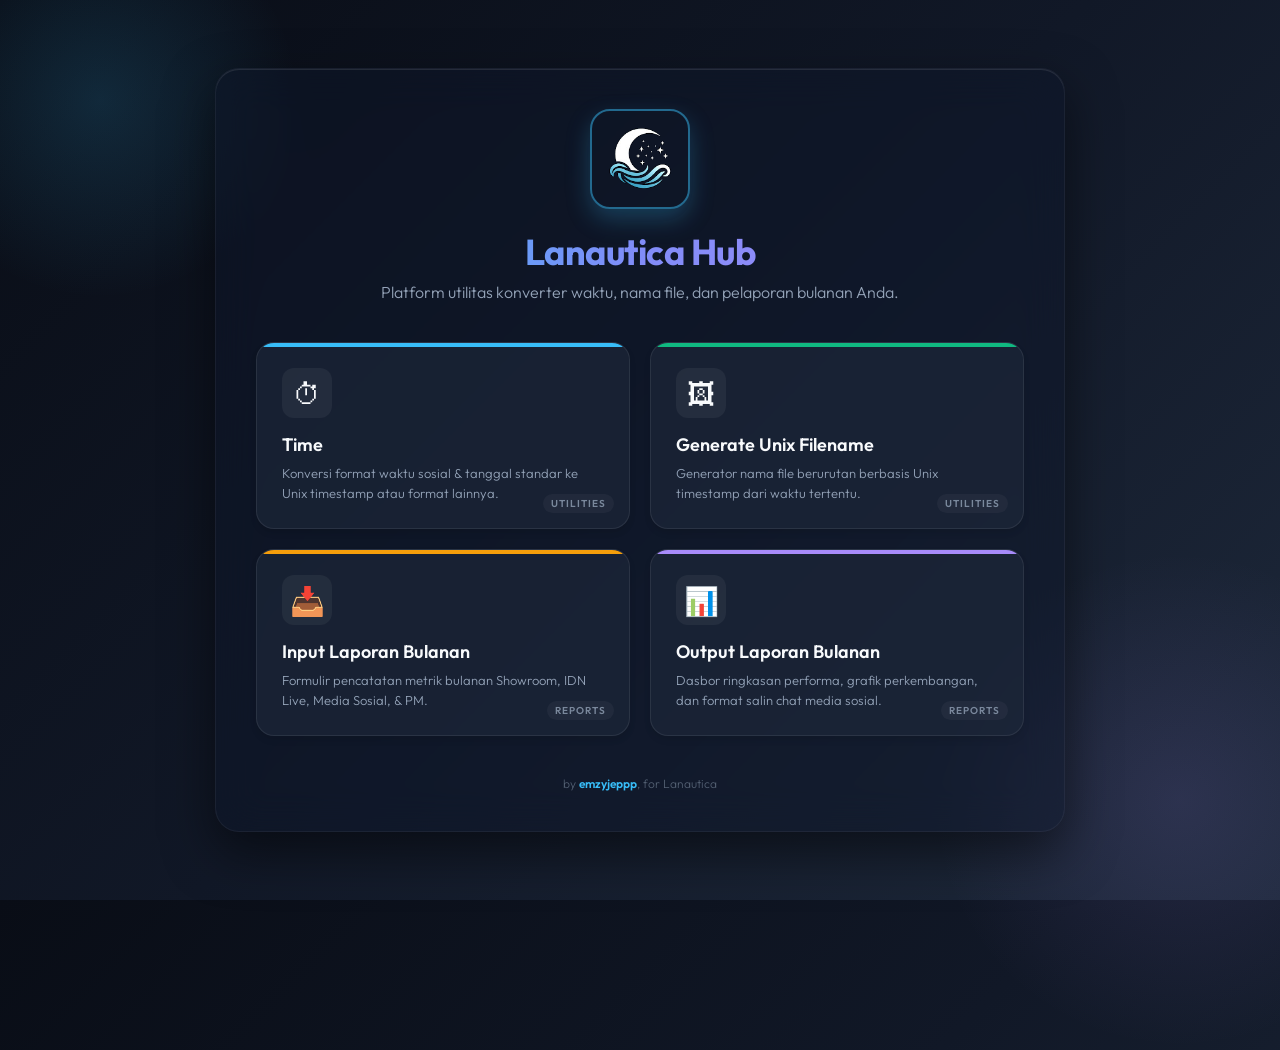
<file: index.html>
<!DOCTYPE html>
<html lang="id">
<head>
  <meta charset="UTF-8">
  <meta name="viewport" content="width=device-width, initial-scale=1.0">
  <title>Lanautica Tools</title>
  <!-- Google Fonts: Outfit -->
  <link rel="preconnect" href="https://fonts.googleapis.com">
  <link rel="preconnect" href="https://fonts.gstatic.com" crossorigin>
  <link href="https://fonts.googleapis.com/css2?family=Outfit:wght@300;400;600;700&display=swap" rel="stylesheet">

  <style>
    :root {
      --bg-gradient: linear-gradient(135deg, #090d16, #111827, #1e293b);
      --card-bg: rgba(30, 41, 59, 0.65);
      --card-border: rgba(255, 255, 255, 0.08);
      --text-main: #f8fafc;
      --text-muted: #94a3b8;
      
      --accent-blue: #38bdf8;
      --accent-green: #10b981;
      --accent-amber: #f59e0b;
      --accent-purple: #a78bfa;
    }

    * {
      margin: 0;
      padding: 0;
      box-sizing: border-box;
      font-family: 'Outfit', 'Segoe UI', sans-serif;
    }

    body {
      background: var(--bg-gradient);
      color: var(--text-main);
      display: flex;
      justify-content: center;
      align-items: center;
      min-height: 100vh;
      overflow-x: hidden;
      padding: 20px;
      position: relative;
    }

    /* Decorative background glowing spots */
    body::before {
      content: "";
      position: absolute;
      width: 400px;
      height: 400px;
      background: radial-gradient(circle, rgba(56, 189, 248, 0.15) 0%, rgba(0, 0, 0, 0) 70%);
      top: -100px;
      left: -100px;
      z-index: 0;
      pointer-events: none;
    }
    
    body::after {
      content: "";
      position: absolute;
      width: 500px;
      height: 500px;
      background: radial-gradient(circle, rgba(167, 139, 250, 0.12) 0%, rgba(0, 0, 0, 0) 70%);
      bottom: -150px;
      right: -150px;
      z-index: 0;
      pointer-events: none;
    }

    .container {
      background: rgba(15, 23, 42, 0.45);
      backdrop-filter: blur(20px);
      -webkit-backdrop-filter: blur(20px);
      padding: 40px;
      border-radius: 24px;
      text-align: center;
      width: 100%;
      max-width: 850px;
      box-shadow: 0 20px 50px rgba(0, 0, 0, 0.5), inset 0 1px 0 rgba(255, 255, 255, 0.1);
      border: 1px solid rgba(255, 255, 255, 0.05);
      z-index: 10;
      animation: fadeIn 0.8s ease-out;
    }

    @keyframes fadeIn {
      from { opacity: 0; transform: translateY(20px); }
      to { opacity: 1; transform: translateY(0); }
    }

    /* LOGO */
    .logo-container {
      position: relative;
      width: 100px;
      height: 100px;
      margin: 0 auto 20px auto;
    }

    .logo {
      width: 100%;
      height: 100%;
      object-fit: cover;
      border-radius: 20px;
      box-shadow: 0 10px 25px rgba(56, 189, 248, 0.25);
      border: 2px solid rgba(56, 189, 248, 0.5);
      transition: transform 0.5s cubic-bezier(0.175, 0.885, 0.32, 1.275);
    }

    .logo-container:hover .logo {
      transform: rotate(5deg) scale(1.08);
      box-shadow: 0 12px 30px rgba(56, 189, 248, 0.4);
    }

    h1 {
      font-size: 36px;
      font-weight: 700;
      margin-bottom: 8px;
      background: linear-gradient(to right, #38bdf8, #818cf8, #a78bfa);
      -webkit-background-clip: text;
      -webkit-text-fill-color: transparent;
      letter-spacing: -0.5px;
    }

    .subtitle {
      color: var(--text-muted);
      font-size: 16px;
      margin-bottom: 40px;
      font-weight: 300;
    }

    /* GRID LAYOUT */
    .grid {
      display: grid;
      grid-template-columns: repeat(2, 1fr);
      gap: 20px;
    }

    @media (max-width: 650px) {
      .grid {
        grid-template-columns: 1fr;
      }
      .container {
        padding: 25px;
      }
      h1 {
        font-size: 28px;
      }
    }

    /* CARDS */
    .card {
      background: var(--card-bg);
      border: 1px solid var(--card-border);
      border-radius: 18px;
      padding: 25px;
      text-decoration: none;
      color: inherit;
      display: flex;
      flex-direction: column;
      align-items: flex-start;
      text-align: left;
      transition: all 0.3s cubic-bezier(0.25, 0.8, 0.25, 1);
      position: relative;
      overflow: hidden;
      box-shadow: 0 4px 6px rgba(0, 0, 0, 0.1);
    }

    .card::before {
      content: "";
      position: absolute;
      top: 0;
      left: 0;
      width: 100%;
      height: 4px;
      transition: all 0.3s ease;
    }

    /* Card Specific Colors */
    .card-date::before { background: var(--accent-blue); }
    .card-date:hover {
      border-color: rgba(56, 189, 248, 0.4);
      box-shadow: 0 10px 25px rgba(56, 189, 248, 0.15);
      transform: translateY(-4px);
    }
    
    .card-pic::before { background: var(--accent-green); }
    .card-pic:hover {
      border-color: rgba(16, 185, 129, 0.4);
      box-shadow: 0 10px 25px rgba(16, 185, 129, 0.15);
      transform: translateY(-4px);
    }

    .card-report-in::before { background: var(--accent-amber); }
    .card-report-in:hover {
      border-color: rgba(245, 158, 11, 0.4);
      box-shadow: 0 10px 25px rgba(245, 158, 11, 0.15);
      transform: translateY(-4px);
    }

    .card-report-out::before { background: var(--accent-purple); }
    .card-report-out:hover {
      border-color: rgba(167, 139, 250, 0.4);
      box-shadow: 0 10px 25px rgba(167, 139, 250, 0.15);
      transform: translateY(-4px);
    }

    .card-icon {
      font-size: 28px;
      margin-bottom: 15px;
      display: inline-flex;
      align-items: center;
      justify-content: center;
      width: 50px;
      height: 50px;
      border-radius: 12px;
      background: rgba(255, 255, 255, 0.05);
      transition: transform 0.3s ease;
    }

    .card:hover .card-icon {
      transform: scale(1.1) rotate(5deg);
    }

    .card-date:hover .card-icon { background: rgba(56, 189, 248, 0.1); color: var(--accent-blue); }
    .card-pic:hover .card-icon { background: rgba(16, 185, 129, 0.1); color: var(--accent-green); }
    .card-report-in:hover .card-icon { background: rgba(245, 158, 11, 0.1); color: var(--accent-amber); }
    .card-report-out:hover .card-icon { background: rgba(167, 139, 250, 0.1); color: var(--accent-purple); }

    .card-title {
      font-size: 18px;
      font-weight: 600;
      margin-bottom: 8px;
      color: var(--text-main);
    }

    .card-desc {
      font-size: 13px;
      color: var(--text-muted);
      line-height: 1.5;
      font-weight: 300;
    }

    .card-badge {
      position: absolute;
      bottom: 15px;
      right: 15px;
      font-size: 10px;
      text-transform: uppercase;
      letter-spacing: 1px;
      font-weight: 600;
      padding: 3px 8px;
      border-radius: 20px;
      background: rgba(255, 255, 255, 0.05);
      color: var(--text-muted);
      opacity: 0.8;
      transition: all 0.3s ease;
    }

    .card:hover .card-badge {
      opacity: 1;
      background: rgba(255, 255, 255, 0.1);
    }

    .card-date:hover .card-badge { color: var(--accent-blue); }
    .card-pic:hover .card-badge { color: var(--accent-green); }
    .card-report-in:hover .card-badge { color: var(--accent-amber); }
    .card-report-out:hover .card-badge { color: var(--accent-purple); }

    /* Footer version */
    .footer {
      margin-top: 40px;
      font-size: 12px;
      color: rgba(148, 163, 184, 0.5);
      font-weight: 300;
    }
    .footer a {
      color: var(--accent-blue);
      text-decoration: none;
      font-weight: 600;
      transition: color 0.2s;
    }
    .footer a:hover {
      color: var(--accent-purple);
      text-decoration: underline;
    }
  </style>
</head>
<body>

  <div class="container">
    <div class="logo-container">
      <img src="logo.png" alt="Lanautica Logo" class="logo">
    </div>

    <h1>Lanautica Hub</h1>
    <div class="subtitle">Platform utilitas konverter waktu, nama file, dan pelaporan bulanan Anda.</div>

    <div class="grid">
      <!-- CARD 1 -->
      <a href="ConvertDate.html" class="card card-date">
        <div class="card-icon">⏱</div>
        <div class="card-title">Time</div>
        <div class="card-desc">Konversi format waktu sosial & tanggal standar ke Unix timestamp atau format lainnya.</div>
        <div class="card-badge">Utilities</div>
      </a>

      <!-- CARD 2 -->
      <a href="ConvertPicture.html" class="card card-pic">
        <div class="card-icon">🖼</div>
        <div class="card-title">Generate Unix Filename</div>
        <div class="card-desc">Generator nama file berurutan berbasis Unix timestamp dari waktu tertentu.</div>
        <div class="card-badge">Utilities</div>
      </a>

      <!-- CARD 3 -->
      <a href="InputLaporan.html" class="card card-report-in">
        <div class="card-icon">📥</div>
        <div class="card-title">Input Laporan Bulanan</div>
        <div class="card-desc">Formulir pencatatan metrik bulanan Showroom, IDN Live, Media Sosial, & PM.</div>
        <div class="card-badge">Reports</div>
      </a>

      <!-- CARD 4 -->
      <a href="OutputLaporan.html" class="card card-report-out">
        <div class="card-icon">📊</div>
        <div class="card-title">Output Laporan Bulanan</div>
        <div class="card-desc">Dasbor ringkasan performa, grafik perkembangan, dan format salin chat media sosial.</div>
        <div class="card-badge">Reports</div>
      </a>
    </div>

    <div class="footer">
      by <a href="https://github.com/Emzyjeppp" target="_blank">emzyjeppp</a>, for Lanautica
    </div>
  </div>

</body>
</html>
</file>
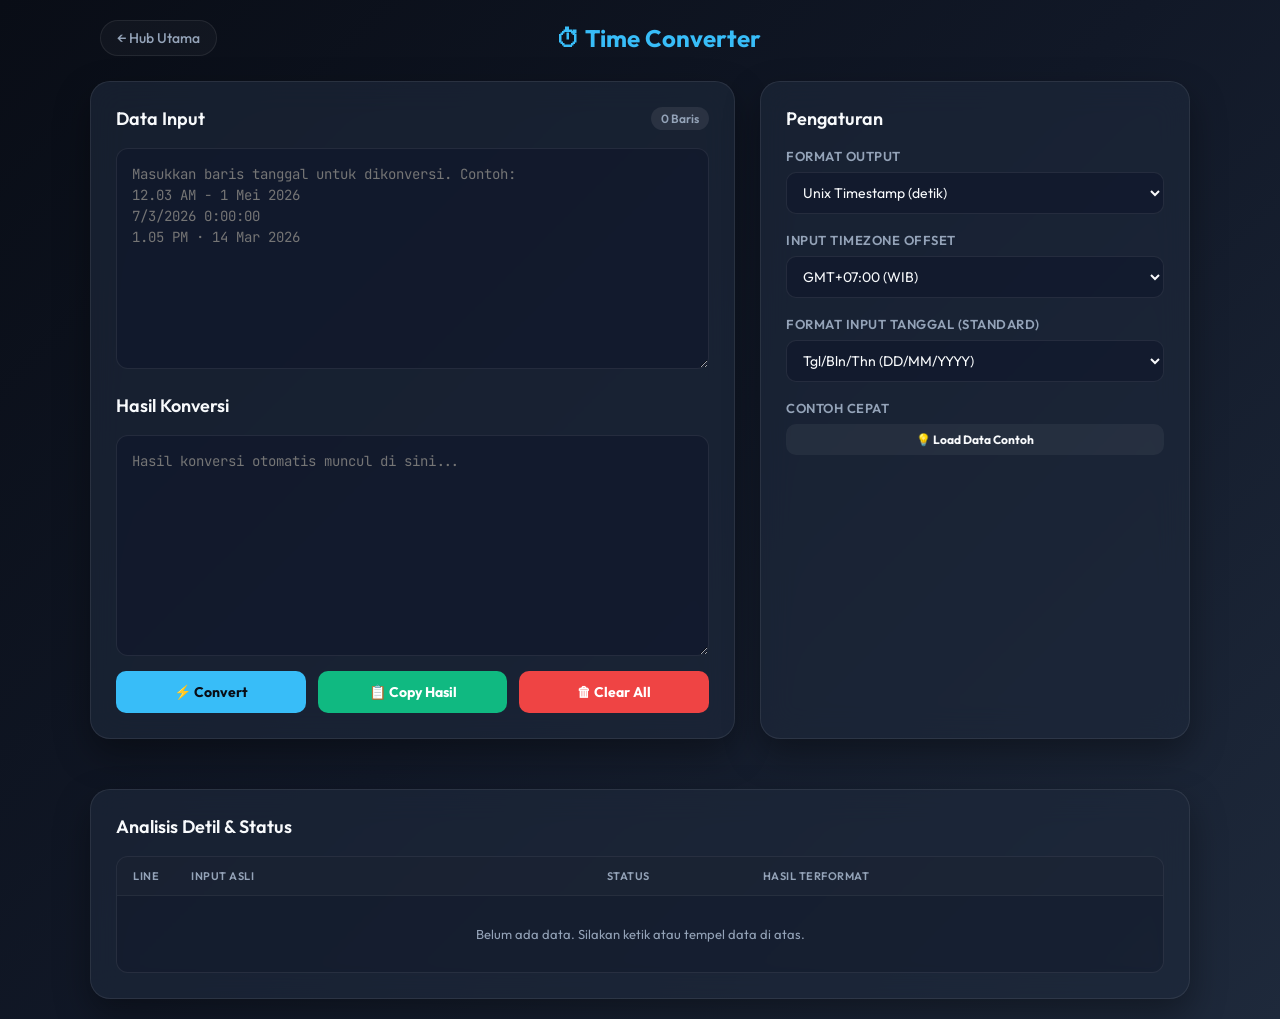
<file: ConvertDate.html>
<!DOCTYPE html>
<html lang="id">
<head>
  <meta charset="UTF-8">
  <meta name="viewport" content="width=device-width, initial-scale=1.0">
  <title>Time Converter - Lanautica</title>
  <!-- Google Fonts -->
  <link rel="preconnect" href="https://fonts.googleapis.com">
  <link rel="preconnect" href="https://fonts.gstatic.com" crossorigin>
  <link href="https://fonts.googleapis.com/css2?family=Outfit:wght@300;400;600;700&family=JetBrains+Mono:wght@400;500&display=swap" rel="stylesheet">
  <style>
    :root {
      --bg-gradient: linear-gradient(135deg, #090d16, #111827, #1e293b);
      --card-bg: rgba(30, 41, 59, 0.65);
      --card-border: rgba(255, 255, 255, 0.08);
      --text-main: #f8fafc;
      --text-muted: #94a3b8;
      
      --accent-blue: #38bdf8;
      --accent-blue-hover: #0ea5e9;
      --accent-green: #10b981;
      --accent-green-hover: #059669;
      --accent-red: #ef4444;
      --accent-red-hover: #dc2626;
      --accent-purple: #a78bfa;
    }

    * {
      margin: 0;
      padding: 0;
      box-sizing: border-box;
      font-family: 'Outfit', 'Segoe UI', sans-serif;
    }

    body {
      background: var(--bg-gradient);
      color: var(--text-main);
      min-height: 100vh;
      display: flex;
      flex-direction: column;
      align-items: center;
      padding: 20px 10px;
    }

    .header-nav {
      width: 100%;
      max-width: 1100px;
      display: flex;
      justify-content: space-between;
      align-items: center;
      margin-bottom: 25px;
      padding: 0 10px;
    }

    .back-btn {
      display: inline-flex;
      align-items: center;
      gap: 8px;
      color: var(--text-muted);
      text-decoration: none;
      font-size: 14px;
      font-weight: 500;
      transition: color 0.2s ease;
      background: rgba(255, 255, 255, 0.03);
      padding: 8px 16px;
      border-radius: 20px;
      border: 1px solid var(--card-border);
    }

    .back-btn:hover {
      color: var(--accent-blue);
      border-color: rgba(56, 189, 248, 0.3);
      background: rgba(56, 189, 248, 0.05);
    }

    .page-title {
      font-size: 24px;
      font-weight: 700;
      color: var(--accent-blue);
      display: flex;
      align-items: center;
      gap: 10px;
    }

    .wrapper {
      width: 100%;
      max-width: 1100px;
      display: grid;
      grid-template-columns: 3fr 2fr;
      gap: 25px;
      z-index: 10;
    }

    @media (max-width: 900px) {
      .wrapper {
        grid-template-columns: 1fr;
      }
    }

    .card {
      background: var(--card-bg);
      backdrop-filter: blur(16px);
      -webkit-backdrop-filter: blur(16px);
      border: 1px solid var(--card-border);
      border-radius: 20px;
      padding: 25px;
      box-shadow: 0 15px 35px rgba(0, 0, 0, 0.35);
      display: flex;
      flex-direction: column;
    }

    .pane-title {
      font-size: 18px;
      font-weight: 600;
      margin-bottom: 18px;
      display: flex;
      justify-content: space-between;
      align-items: center;
    }

    .pane-title span.count-badge {
      font-size: 12px;
      background: rgba(255, 255, 255, 0.08);
      padding: 4px 10px;
      border-radius: 12px;
      color: var(--text-muted);
    }

    textarea {
      width: 100%;
      background: rgba(15, 23, 42, 0.6);
      border: 1px solid var(--card-border);
      border-radius: 12px;
      padding: 15px;
      color: var(--text-main);
      font-family: 'JetBrains Mono', monospace;
      font-size: 14px;
      line-height: 1.5;
      resize: vertical;
      outline: none;
      transition: border-color 0.2s ease, box-shadow 0.2s ease;
    }

    textarea:focus {
      border-color: rgba(56, 189, 248, 0.5);
      box-shadow: 0 0 0 2px rgba(56, 189, 248, 0.2);
    }

    /* CONTROL PANEL */
    .controls {
      display: flex;
      flex-direction: column;
      gap: 18px;
    }

    .control-group {
      display: flex;
      flex-direction: column;
      gap: 8px;
    }

    label {
      font-size: 13px;
      font-weight: 600;
      color: var(--text-muted);
      text-transform: uppercase;
      letter-spacing: 0.5px;
    }

    select, input[type="text"] {
      width: 100%;
      background: rgba(15, 23, 42, 0.6);
      border: 1px solid var(--card-border);
      border-radius: 10px;
      padding: 10px 12px;
      color: var(--text-main);
      font-size: 14px;
      outline: none;
      transition: border-color 0.2s;
    }

    select:focus, input[type="text"]:focus {
      border-color: rgba(56, 189, 248, 0.4);
    }

    .button-row {
      display: flex;
      flex-wrap: wrap;
      gap: 12px;
      margin-top: 15px;
    }

    .btn {
      flex: 1;
      min-width: 100px;
      padding: 12px 18px;
      border: none;
      border-radius: 10px;
      cursor: pointer;
      font-weight: 700;
      font-size: 14px;
      transition: all 0.2s ease;
      display: inline-flex;
      align-items: center;
      justify-content: center;
      gap: 8px;
    }

    .btn-primary {
      background: var(--accent-blue);
      color: #090d16;
    }

    .btn-primary:hover {
      background: var(--accent-blue-hover);
      box-shadow: 0 0 15px rgba(56, 189, 248, 0.3);
    }

    .btn-secondary {
      background: var(--accent-green);
      color: white;
    }

    .btn-secondary:hover {
      background: var(--accent-green-hover);
      box-shadow: 0 0 15px rgba(16, 185, 129, 0.3);
    }

    .btn-danger {
      background: var(--accent-red);
      color: white;
    }

    .btn-danger:hover {
      background: var(--accent-red-hover);
      box-shadow: 0 0 15px rgba(239, 68, 68, 0.3);
    }

    /* REAL-TIME PREVIEW LIST */
    .preview-pane {
      margin-top: 25px;
      grid-column: span 2;
    }

    @media (max-width: 900px) {
      .preview-pane {
        grid-column: span 1;
      }
    }

    .preview-table-container {
      overflow-x: auto;
      border-radius: 12px;
      border: 1px solid var(--card-border);
      background: rgba(15, 23, 42, 0.4);
    }

    table {
      width: 100%;
      border-collapse: collapse;
      text-align: left;
      font-size: 13px;
    }

    th, td {
      padding: 12px 16px;
      border-bottom: 1px solid rgba(255, 255, 255, 0.05);
    }

    th {
      background: rgba(255, 255, 255, 0.02);
      font-weight: 600;
      color: var(--text-muted);
      text-transform: uppercase;
      font-size: 11px;
      letter-spacing: 0.5px;
    }

    tr:last-child td {
      border-bottom: none;
    }

    .badge {
      display: inline-flex;
      padding: 2px 8px;
      border-radius: 20px;
      font-size: 11px;
      font-weight: 600;
    }

    .badge-success {
      background: rgba(16, 185, 129, 0.15);
      color: var(--accent-green);
      border: 1px solid rgba(16, 185, 129, 0.3);
    }

    .badge-error {
      background: rgba(239, 68, 68, 0.15);
      color: var(--accent-red);
      border: 1px solid rgba(239, 68, 68, 0.3);
    }

    .mono {
      font-family: 'JetBrains Mono', monospace;
    }

    .toast {
      position: fixed;
      bottom: 20px;
      right: 20px;
      background: #10b981;
      color: white;
      padding: 12px 24px;
      border-radius: 10px;
      font-weight: 600;
      box-shadow: 0 10px 25px rgba(0,0,0,0.3);
      opacity: 0;
      transform: translateY(10px);
      transition: all 0.3s ease;
      z-index: 100;
      pointer-events: none;
    }

    .toast.show {
      opacity: 1;
      transform: translateY(0);
    }
  </style>
</head>
<body>

  <div class="header-nav">
    <a href="index.html" class="back-btn">
      ← Hub Utama
    </a>
    <div class="page-title">
      ⏱ Time Converter
    </div>
    <div style="width: 80px;"></div> <!-- spacer -->
  </div>

  <div class="wrapper">
    <!-- INPUT & OUTPUT PANELS -->
    <div class="card">
      <div class="pane-title">
        <span>Data Input</span>
        <span class="count-badge" id="linesCount">0 Baris</span>
      </div>
      <textarea id="inputData" rows="9" placeholder="Masukkan baris tanggal untuk dikonversi. Contoh:
12.03 AM - 1 Mei 2026
7/3/2026 0:00:00
1.05 PM · 14 Mar 2026"></textarea>

      <div class="pane-title" style="margin-top: 25px;">
        <span>Hasil Konversi</span>
      </div>
      <textarea id="outputData" rows="9" readonly placeholder="Hasil konversi otomatis muncul di sini..."></textarea>

      <div class="button-row">
        <button class="btn btn-primary" onclick="convertBulk()">⚡ Convert</button>
        <button class="btn btn-secondary" onclick="copyResult()">📋 Copy Hasil</button>
        <button class="btn btn-danger" onclick="clearAll()">🗑 Clear All</button>
      </div>
    </div>

    <!-- CONFIGURATION PANEL -->
    <div class="card">
      <div class="pane-title">Pengaturan</div>
      
      <div class="controls">
        <div class="control-group">
          <label for="formatSelect">Format Output</label>
          <select id="formatSelect" onchange="convertBulk()">
            <option value="custom">M/D/YYYY H:mm:ss (Original)</option>
            <option value="db">YYYY-MM-DD HH:mm:ss</option>
            <option value="euro">DD/MM/YYYY HH:mm</option>
            <option value="iso">ISO 8601 (UTC)</option>
            <option value="unix" selected>Unix Timestamp (detik)</option>
            <option value="custom_tpl">Custom Template</option>
          </select>
        </div>

        <div class="control-group" id="customTemplateGroup" style="display: none;">
          <label for="customTemplate">Template Custom</label>
          <input type="text" id="customTemplate" value="{YYYY}/{MM}/{DD} jam {hh}:{mm}" placeholder="{YYYY}-{MM}-{DD}" oninput="convertBulk()">
          <span style="font-size: 11px; color: var(--text-muted); line-height: 1.4; margin-top: 4px;">
            Gunakan: {YYYY}, {MM}, {DD}, {hh}, {mm}, {ss}
          </span>
        </div>

        <div class="control-group">
          <label for="timezoneSelect">Input Timezone Offset</label>
          <select id="timezoneSelect" onchange="convertBulk()">
            <option value="local">Waktu Lokal Browser</option>
            <option value="+0700" selected>GMT+07:00 (WIB)</option>
            <option value="+0800">GMT+08:00 (WITA)</option>
            <option value="+0900">GMT+09:00 (WIT)</option>
            <option value="+0000">GMT+00:00 (UTC)</option>
            <option value="-0500">GMT-05:00 (EST)</option>
          </select>
        </div>

        <div class="control-group">
          <label for="inputOrderSelect">Format Input Tanggal (Standard)</label>
          <select id="inputOrderSelect" onchange="convertBulk()">
            <option value="DMY" selected>Tgl/Bln/Thn (DD/MM/YYYY)</option>
            <option value="MDY">Bln/Tgl/Thn (MM/DD/YYYY)</option>
          </select>
        </div>

        <div class="control-group">
          <label>Contoh Cepat</label>
          <button class="btn" style="background: rgba(255,255,255,0.05); color: var(--text-main); font-size: 12px; padding: 8px;" onclick="loadSample()">
            💡 Load Data Contoh
          </button>
        </div>
      </div>
    </div>

    <!-- PREVIEW TABLE -->
    <div class="card preview-pane">
      <div class="pane-title">Analisis Detil & Status</div>
      <div class="preview-table-container">
        <table>
          <thead>
            <tr>
              <th style="width: 5%">Line</th>
              <th style="width: 40%">Input Asli</th>
              <th style="width: 15%">Status</th>
              <th style="width: 40%">Hasil Terformat</th>
            </tr>
          </thead>
          <tbody id="analysisBody">
            <tr>
              <td colspan="4" style="text-align: center; color: var(--text-muted); padding: 30px;">
                Belum ada data. Silakan ketik atau tempel data di atas.
              </td>
            </tr>
          </tbody>
        </table>
      </div>
    </div>
  </div>

  <div class="toast" id="toastMessage">Hasil disalin ke clipboard!</div>

  <script>
    const monthMap = {
      jan: 0, feb: 1, mar: 2, apr: 3, may: 4, jun: 5,
      jul: 6, aug: 7, sep: 8, oct: 9, nov: 10, dec: 11,
      januari: 0, februari: 1, maret: 2, april: 3, mei: 4, juni: 5,
      juli: 6, agustus: 7, september: 8, oktober: 9, november: 10, desember: 11
    };

    // Auto convert on typing
    document.getElementById("inputData").addEventListener("input", function() {
      const lines = this.value.split("\n");
      const count = this.value.trim() ? lines.length : 0;
      document.getElementById("linesCount").textContent = `${count} Baris`;
      convertBulk();
    });

    function loadSample() {
      const sample = `12.03 AM - 1 Mei 2026
7/3/2026 0:00:00
07:15 PM - 10 Desember 2026
2026-03-07 00:00:00
10.22 AM · 8 Aug 2026`;
      document.getElementById("inputData").value = sample;
      document.getElementById("linesCount").textContent = "5 Baris";
      convertBulk();
    }

    function formatCustom(date, formatType) {
      if (isNaN(date)) return "Invalid Date";

      const year = date.getFullYear();
      const month = date.getMonth() + 1;
      const day = date.getDate();
      const hours = date.getHours();
      const minutes = date.getMinutes();
      const seconds = date.getSeconds();

      const pad = (n) => String(n).padStart(2, '0');

      switch (formatType) {
        case "db":
          return `${year}-${pad(month)}-${pad(day)} ${pad(hours)}:${pad(minutes)}:${pad(seconds)}`;
        case "euro":
          return `${pad(day)}/${pad(month)}/${year} ${pad(hours)}:${pad(minutes)}`;
        case "iso":
          return date.toISOString();
        case "unix":
          return Math.floor(date.getTime() / 1000);
        case "custom_tpl":
          const tpl = document.getElementById("customTemplate").value;
          return tpl
            .replace(/{YYYY}/g, year)
            .replace(/{MM}/g, pad(month))
            .replace(/{DD}/g, pad(day))
            .replace(/{hh}/g, pad(hours))
            .replace(/{mm}/g, pad(minutes))
            .replace(/{ss}/g, pad(seconds));
        case "custom":
        default:
          return `${month}/${day}/${year} ${hours}:${pad(minutes)}:${pad(seconds)}`;
      }
    }

    function parseStandardDate(input, order) {
      const cleaned = input.trim();
      
      // Match YYYY-MM-DD HH:mm:ss or similar (DB / ISO format)
      // e.g. 2026-03-07 00:00:00 or 2026/03/07 00:00
      const dbRegex = /^(\d{4})[-/.](\d{1,2})[-/.](\d{1,2})(?:\s+(\d{1,2})[:.](\d{1,2})(?:[:.](\d{1,2}))?)?$/;
      let match = cleaned.match(dbRegex);
      if (match) {
        return {
          year: parseInt(match[1]),
          month: parseInt(match[2]) - 1, // 0-indexed
          day: parseInt(match[3]),
          hours: match[4] ? parseInt(match[4]) : 0,
          minutes: match[5] ? parseInt(match[5]) : 0,
          seconds: match[6] ? parseInt(match[6]) : 0
        };
      }

      // Match M/D/YYYY or D/M/YYYY with optional time
      // e.g. 7/3/2026 0:00:00 or 07-03-2026 12:30
      const stdRegex = /^(\d{1,2})[-/.](\d{1,2})[-/.](\d{4})(?:\s+(\d{1,2})[:.](\d{1,2})(?:[:.](\d{1,2}))?)?$/;
      match = cleaned.match(stdRegex);
      if (match) {
        let first = parseInt(match[1]);
        let second = parseInt(match[2]);
        let year = parseInt(match[3]);
        let hours = match[4] ? parseInt(match[4]) : 0;
        let minutes = match[5] ? parseInt(match[5]) : 0;
        let seconds = match[6] ? parseInt(match[6]) : 0;

        let month, day;
        if (order === "DMY") {
          day = first;
          month = second - 1;
        } else {
          month = first - 1;
          day = second;
        }

        return { year, month, day, hours, minutes, seconds };
      }

      return null;
    }

    function convertLine(input, tzOffset, order = "DMY") {
      try {
        if (!input) return { success: false, value: "" };

        // 1. Try standard date format first
        const parsedStd = parseStandardDate(input, order);
        if (parsedStd) {
          let date;
          const { year, month, day, hours, minutes, seconds } = parsedStd;
          if (tzOffset === "local") {
            date = new Date(year, month, day, hours, minutes, seconds);
          } else {
            const isoString = `${year}-${String(month+1).padStart(2, '0')}-${String(day).padStart(2, '0')}T${String(hours).padStart(2,'0')}:${String(minutes).padStart(2,'0')}:${String(seconds).padStart(2,'0')}${tzOffset}`;
            date = new Date(isoString);
          }

          if (isNaN(date.getTime())) {
            return { success: false, error: "Hasil tanggal tidak valid" };
          }
          return { success: true, value: date };
        }

        // 2. Fall back to social format parsing
        const parts = input.split(/·|-|@|at/i);
        if (parts.length !== 2) return { success: false, error: "Format tanggal tidak dikenali (gunakan delimiter atau standard date)" };

        const timePart = parts[0].trim();
        const datePart = parts[1].trim();

        // Support : or . in time
        let [time, modifier] = timePart.replace(":", ".").split(" ");
        if (!time || !modifier) return { success: false, error: "Format modifier AM/PM salah" };

        let [hoursStr, minutesStr] = time.split(".");
        let hours = parseInt(hoursStr);
        let minutes = parseInt(minutesStr);

        if (isNaN(hours) || isNaN(minutes)) return { success: false, error: "Waktu jam/menit tidak valid" };

        if (modifier.toUpperCase() === "PM" && hours !== 12) hours += 12;
        if (modifier.toUpperCase() === "AM" && hours === 12) hours = 0;

        const dateParts = datePart.split(/\s+/);
        if (dateParts.length !== 3) return { success: false, error: "Format tanggal salah (butuh Hari Bulan Tahun)" };

        const day = parseInt(dateParts[0]);
        const monthStr = dateParts[1].toLowerCase();
        const year = parseInt(dateParts[2]);

        const month = monthMap[monthStr];

        if (isNaN(day) || month === undefined || isNaN(year)) {
          return { success: false, error: "Hari, bulan, atau tahun tidak valid" };
        }

        let date;
        if (tzOffset === "local") {
          date = new Date(year, month, day, hours, minutes, 0);
        } else {
          // Parse as dynamic timezone offset (e.g. GMT+0700)
          const isoString = `${year}-${String(month+1).padStart(2, '0')}-${String(day).padStart(2, '0')}T${String(hours).padStart(2,'0')}:${String(minutes).padStart(2,'0')}:00${tzOffset}`;
          date = new Date(isoString);
        }

        if (isNaN(date.getTime())) {
          return { success: false, error: "Hasil tanggal tidak valid" };
        }

        return { success: true, value: date };

      } catch (e) {
        return { success: false, error: e.message || "Gagal melakukan parse" };
      }
    }

    function convertBulk() {
      const input = document.getElementById("inputData").value;
      const lines = input.split("\n");
      const formatType = document.getElementById("formatSelect").value;
      const tzOffset = document.getElementById("timezoneSelect").value;
      const inputOrder = document.getElementById("inputOrderSelect").value;

      // Show/Hide Custom Template input
      const customTplGroup = document.getElementById("customTemplateGroup");
      if (formatType === "custom_tpl") {
        customTplGroup.style.display = "flex";
      } else {
        customTplGroup.style.display = "none";
      }

      if (input.trim() === "") {
        document.getElementById("outputData").value = "";
        document.getElementById("analysisBody").innerHTML = `
          <tr>
            <td colspan="4" style="text-align: center; color: var(--text-muted); padding: 30px;">
              Belum ada data. Silakan ketik atau tempel data di atas.
            </td>
          </tr>`;
        return;
      }

      let results = [];
      let analysisHtml = "";

      lines.forEach((line, index) => {
        const trimmed = line.trim();
        if (trimmed === "") {
          results.push("");
          return;
        }

        const parseResult = convertLine(trimmed, tzOffset, inputOrder);
        
        if (parseResult.success) {
          const formatted = formatCustom(parseResult.value, formatType);
          results.push(formatted);

          analysisHtml += `
            <tr>
              <td class="mono" style="color: var(--text-muted)">${index + 1}</td>
              <td class="mono">${escapeHtml(trimmed)}</td>
              <td><span class="badge badge-success">SUKSES</span></td>
              <td class="mono" style="color: var(--accent-blue)">${escapeHtml(String(formatted))}</td>
            </tr>`;
        } else {
          results.push(`Error: ${parseResult.error} [${trimmed}]`);

          analysisHtml += `
            <tr>
              <td class="mono" style="color: var(--text-muted)">${index + 1}</td>
              <td class="mono" style="color: rgba(255,255,255,0.4)">${escapeHtml(trimmed)}</td>
              <td><span class="badge badge-error">GAGAL</span></td>
              <td style="color: var(--accent-red); font-size: 12px;">${parseResult.error}</td>
            </tr>`;
        }
      });

      document.getElementById("outputData").value = results.join("\n");
      document.getElementById("analysisBody").innerHTML = analysisHtml;
    }

    function escapeHtml(text) {
      return text
        .replace(/&/g, "&amp;")
        .replace(/</g, "&lt;")
        .replace(/>/g, "&gt;")
        .replace(/"/g, "&quot;")
        .replace(/'/g, "&#039;");
    }

    async function copyResult() {
      const output = document.getElementById("outputData").value;
      if (!output) return;
      
      try {
        await navigator.clipboard.writeText(output);
        showToast();
      } catch (err) {
        // Fallback copy
        const textarea = document.getElementById("outputData");
        textarea.select();
        document.execCommand("copy");
        showToast();
      }
    }

    function showToast() {
      const toast = document.getElementById("toastMessage");
      toast.classList.add("show");
      setTimeout(() => {
        toast.classList.remove("show");
      }, 2000);
    }

    function clearAll() {
      document.getElementById("inputData").value = "";
      document.getElementById("outputData").value = "";
      document.getElementById("linesCount").textContent = "0 Baris";
      convertBulk();
    }
  </script>

</body>
</html>
</file>
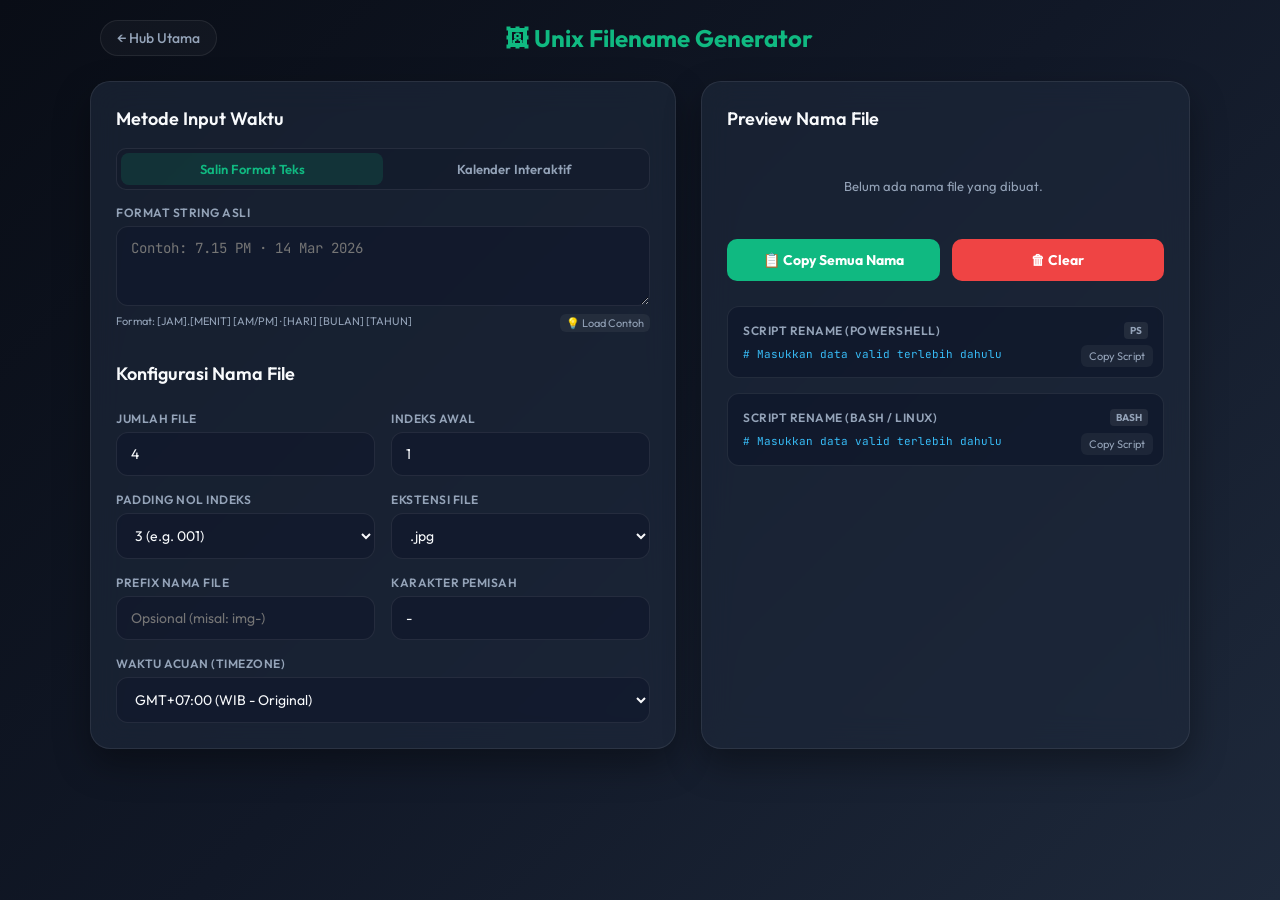
<file: ConvertPicture.html>
<!DOCTYPE html>
<html lang="id">
<head>
  <meta charset="UTF-8">
  <meta name="viewport" content="width=device-width, initial-scale=1.0">
  <title>Unix Filename Generator - Lanautica</title>
  <!-- Google Fonts -->
  <link rel="preconnect" href="https://fonts.googleapis.com">
  <link rel="preconnect" href="https://fonts.gstatic.com" crossorigin>
  <link href="https://fonts.googleapis.com/css2?family=Outfit:wght@300;400;600;700&family=JetBrains+Mono:wght@400;500&display=swap" rel="stylesheet">

  <style>
    :root {
      --bg-gradient: linear-gradient(135deg, #090d16, #111827, #1e293b);
      --card-bg: rgba(30, 41, 59, 0.65);
      --card-border: rgba(255, 255, 255, 0.08);
      --text-main: #f8fafc;
      --text-muted: #94a3b8;
      
      --accent-green: #10b981;
      --accent-green-hover: #059669;
      --accent-blue: #38bdf8;
      --accent-blue-hover: #0ea5e9;
      --accent-red: #ef4444;
      --accent-purple: #a78bfa;
      --accent-purple-hover: #8b5cf6;
    }

    * {
      margin: 0;
      padding: 0;
      box-sizing: border-box;
      font-family: 'Outfit', 'Segoe UI', sans-serif;
    }

    body {
      background: var(--bg-gradient);
      color: var(--text-main);
      min-height: 100vh;
      display: flex;
      flex-direction: column;
      align-items: center;
      padding: 20px 10px;
    }

    .header-nav {
      width: 100%;
      max-width: 1100px;
      display: flex;
      justify-content: space-between;
      align-items: center;
      margin-bottom: 25px;
      padding: 0 10px;
    }

    .back-btn {
      display: inline-flex;
      align-items: center;
      gap: 8px;
      color: var(--text-muted);
      text-decoration: none;
      font-size: 14px;
      font-weight: 500;
      transition: color 0.2s ease;
      background: rgba(255, 255, 255, 0.03);
      padding: 8px 16px;
      border-radius: 20px;
      border: 1px solid var(--card-border);
    }

    .back-btn:hover {
      color: var(--accent-green);
      border-color: rgba(16, 185, 129, 0.3);
      background: rgba(16, 185, 129, 0.05);
    }

    .page-title {
      font-size: 24px;
      font-weight: 700;
      color: var(--accent-green);
      display: flex;
      align-items: center;
      gap: 10px;
    }

    .wrapper {
      width: 100%;
      max-width: 1100px;
      display: grid;
      grid-template-columns: 1.2fr 1fr;
      gap: 25px;
      z-index: 10;
    }

    @media (max-width: 900px) {
      .wrapper {
        grid-template-columns: 1fr;
      }
    }

    .card {
      background: var(--card-bg);
      backdrop-filter: blur(16px);
      -webkit-backdrop-filter: blur(16px);
      border: 1px solid var(--card-border);
      border-radius: 20px;
      padding: 25px;
      box-shadow: 0 15px 35px rgba(0, 0, 0, 0.35);
      display: flex;
      flex-direction: column;
    }

    .pane-title {
      font-size: 18px;
      font-weight: 600;
      margin-bottom: 18px;
      display: flex;
      justify-content: space-between;
      align-items: center;
    }

    textarea, input[type="text"], input[type="number"], input[type="datetime-local"], select {
      width: 100%;
      background: rgba(15, 23, 42, 0.6);
      border: 1px solid var(--card-border);
      border-radius: 12px;
      padding: 12px 14px;
      color: var(--text-main);
      font-size: 14px;
      outline: none;
      transition: border-color 0.2s ease, box-shadow 0.2s ease;
    }

    textarea:focus, input:focus, select:focus {
      border-color: rgba(16, 185, 129, 0.5);
      box-shadow: 0 0 0 2px rgba(16, 185, 129, 0.2);
    }

    textarea {
      font-family: 'JetBrains Mono', monospace;
      resize: vertical;
    }

    .controls {
      display: flex;
      flex-direction: column;
      gap: 16px;
    }

    .control-row-grid {
      display: grid;
      grid-template-columns: 1fr 1fr;
      gap: 16px;
    }

    .control-group {
      display: flex;
      flex-direction: column;
      gap: 6px;
    }

    label {
      font-size: 12px;
      font-weight: 600;
      color: var(--text-muted);
      text-transform: uppercase;
      letter-spacing: 0.5px;
    }

    .button-row {
      display: flex;
      gap: 12px;
      margin-top: 15px;
    }

    .btn {
      flex: 1;
      padding: 12px 18px;
      border: none;
      border-radius: 10px;
      cursor: pointer;
      font-weight: 700;
      font-size: 14px;
      transition: all 0.2s ease;
      display: inline-flex;
      align-items: center;
      justify-content: center;
      gap: 8px;
    }

    .btn-primary {
      background: var(--accent-green);
      color: white;
    }

    .btn-primary:hover {
      background: var(--accent-green-hover);
      box-shadow: 0 0 15px rgba(16, 185, 129, 0.3);
    }

    .btn-secondary {
      background: var(--accent-blue);
      color: #090d16;
    }

    .btn-secondary:hover {
      background: var(--accent-blue-hover);
      box-shadow: 0 0 15px rgba(56, 189, 248, 0.3);
    }

    .btn-danger {
      background: var(--accent-red);
      color: white;
    }

    .btn-danger:hover {
      background: rgba(239, 68, 68, 0.9);
      box-shadow: 0 0 15px rgba(239, 68, 68, 0.3);
    }

    /* FILENAME PREVIEW LIST */
    .file-list {
      display: flex;
      flex-direction: column;
      gap: 10px;
      max-height: 380px;
      overflow-y: auto;
      padding-right: 5px;
    }

    .file-item {
      background: rgba(15, 23, 42, 0.5);
      border: 1px solid rgba(255, 255, 255, 0.04);
      padding: 10px 14px;
      border-radius: 10px;
      display: flex;
      justify-content: space-between;
      align-items: center;
      font-family: 'JetBrains Mono', monospace;
      font-size: 13px;
      transition: background 0.2s;
    }

    .file-item:hover {
      background: rgba(16, 185, 129, 0.05);
      border-color: rgba(16, 185, 129, 0.2);
    }

    .file-name {
      color: var(--accent-green);
      word-break: break-all;
    }

    .copy-mini-btn {
      background: rgba(255,255,255,0.05);
      border: none;
      color: var(--text-muted);
      padding: 4px 8px;
      border-radius: 6px;
      cursor: pointer;
      font-size: 11px;
      transition: all 0.2s;
    }

    .copy-mini-btn:hover {
      background: var(--accent-green);
      color: white;
    }

    .status-msg {
      font-size: 12px;
      margin-top: 8px;
      font-weight: 500;
    }

    .status-success { color: var(--accent-green); }
    .status-error { color: var(--accent-red); }

    /* RENAME SCRIPT PANEL */
    .script-box {
      margin-top: 25px;
      background: rgba(15, 23, 42, 0.7);
      border-radius: 12px;
      padding: 15px;
      border: 1px solid var(--card-border);
      position: relative;
    }

    .script-header {
      display: flex;
      justify-content: space-between;
      align-items: center;
      margin-bottom: 8px;
    }

    .script-lang {
      font-size: 10px;
      background: rgba(255,255,255,0.08);
      padding: 2px 6px;
      border-radius: 4px;
      text-transform: uppercase;
      font-weight: 700;
      color: var(--text-muted);
    }

    .script-content {
      font-family: 'JetBrains Mono', monospace;
      font-size: 11px;
      color: var(--accent-blue);
      white-space: pre-wrap;
      word-break: break-all;
      line-height: 1.4;
    }

    .toast {
      position: fixed;
      bottom: 20px;
      right: 20px;
      background: #10b981;
      color: white;
      padding: 12px 24px;
      border-radius: 10px;
      font-weight: 600;
      box-shadow: 0 10px 25px rgba(0,0,0,0.3);
      opacity: 0;
      transform: translateY(10px);
      transition: all 0.3s ease;
      z-index: 100;
      pointer-events: none;
    }

    .toast.show {
      opacity: 1;
      transform: translateY(0);
    }

    /* Tabs inside input options */
    .input-tabs {
      display: flex;
      background: rgba(15, 23, 42, 0.4);
      padding: 4px;
      border-radius: 10px;
      margin-bottom: 15px;
      border: 1px solid var(--card-border);
    }

    .input-tab {
      flex: 1;
      text-align: center;
      padding: 8px;
      border-radius: 8px;
      font-size: 13px;
      font-weight: 600;
      cursor: pointer;
      color: var(--text-muted);
      transition: all 0.2s;
    }

    .input-tab.active {
      background: rgba(16, 185, 129, 0.15);
      color: var(--accent-green);
    }
  </style>
</head>
<body>

  <div class="header-nav">
    <a href="index.html" class="back-btn">
      ← Hub Utama
    </a>
    <div class="page-title">
      🖼 Unix Filename Generator
    </div>
    <div style="width: 80px;"></div> <!-- spacer -->
  </div>

  <div class="wrapper">
    <!-- LEFT PANE: CONFIGURATIONS & INPUTS -->
    <div class="card">
      <div class="pane-title">Metode Input Waktu</div>
      
      <div class="input-tabs">
        <div class="input-tab active" id="tabTextBtn" onclick="switchTab('text')">Salin Format Teks</div>
        <div class="input-tab" id="tabPickerBtn" onclick="switchTab('picker')">Kalender Interaktif</div>
      </div>

      <!-- TEXT AREA INPUT -->
      <div id="textInputContainer" class="controls">
        <div class="control-group">
          <label for="inputData">Format String Asli</label>
          <textarea id="inputData" rows="3" placeholder="Contoh: 7.15 PM · 14 Mar 2026" oninput="convertBulk()"></textarea>
          <div style="display:flex; justify-content:space-between; margin-top:2px;">
            <span style="font-size: 11px; color: var(--text-muted);">Format: [JAM].[MENIT] [AM/PM] · [HARI] [BULAN] [TAHUN]</span>
            <button class="copy-mini-btn" style="padding: 2px 6px;" onclick="loadSample()">💡 Load Contoh</button>
          </div>
        </div>
      </div>

      <!-- DATE PICKER INPUT -->
      <div id="pickerInputContainer" class="controls" style="display: none;">
        <div class="control-group">
          <label for="datePicker">Pilih Tanggal & Waktu</label>
          <input type="datetime-local" id="datePicker" onchange="syncPickerToText()">
        </div>
      </div>

      <div class="controls" style="margin-top: 20px;">
        <div class="pane-title" style="margin-bottom: 10px; margin-top: 10px;">Konfigurasi Nama File</div>
        
        <div class="control-row-grid">
          <div class="control-group">
            <label for="fileCount">Jumlah File</label>
            <input type="number" id="fileCount" value="4" min="1" max="100" oninput="convertBulk()">
          </div>
          <div class="control-group">
            <label for="startIndex">Indeks Awal</label>
            <input type="number" id="startIndex" value="1" min="0" oninput="convertBulk()">
          </div>
        </div>

        <div class="control-row-grid">
          <div class="control-group">
            <label for="padLength">Padding Nol Indeks</label>
            <select id="padLength" onchange="convertBulk()">
              <option value="1">1 (e.g. 1)</option>
              <option value="2">2 (e.g. 01)</option>
              <option value="3" selected>3 (e.g. 001)</option>
              <option value="4">4 (e.g. 0001)</option>
            </select>
          </div>
          <div class="control-group">
            <label for="fileExt">Ekstensi File</label>
            <select id="fileExt" onchange="convertBulk()">
              <option value=".jpg">.jpg</option>
              <option value=".png">.png</option>
              <option value=".webp">.webp</option>
              <option value=".mp4">.mp4</option>
              <option value="custom">Custom...</option>
            </select>
          </div>
        </div>

        <div class="control-group" id="customExtGroup" style="display: none;">
          <label for="customExt">Ekstensi Custom</label>
          <input type="text" id="customExt" value=".jpeg" placeholder="Misal: .jpeg" oninput="convertBulk()">
        </div>

        <div class="control-row-grid">
          <div class="control-group">
            <label for="prefixText">Prefix Nama File</label>
            <input type="text" id="prefixText" value="" placeholder="Opsional (misal: img-)" oninput="convertBulk()">
          </div>
          <div class="control-group">
            <label for="separatorText">Karakter Pemisah</label>
            <input type="text" id="separatorText" value="-" placeholder="Misal: - atau _" oninput="convertBulk()">
          </div>
        </div>

        <div class="control-group">
          <label for="timezoneOffset">Waktu Acuan (Timezone)</label>
          <select id="timezoneOffset" onchange="convertBulk()">
            <option value="GMT+0700" selected>GMT+07:00 (WIB - Original)</option>
            <option value="GMT+0800">GMT+08:00 (WITA)</option>
            <option value="GMT+0900">GMT+09:00 (WIT)</option>
            <option value="GMT+0000">GMT+00:00 (UTC)</option>
          </select>
        </div>
      </div>
    </div>

    <!-- RIGHT PANE: OUTPUTS -->
    <div class="card">
      <div class="pane-title">
        <span>Preview Nama File</span>
        <span class="status-msg" id="statusMessage"></span>
      </div>

      <div class="file-list" id="filenameList">
        <!-- Live lists of generated filenames -->
      </div>

      <!-- Hidden area to store raw output for copy all -->
      <textarea id="outputData" style="display: none;"></textarea>

      <div class="button-row">
        <button class="btn btn-primary" onclick="copyResult()">📋 Copy Semua Nama</button>
        <button class="btn btn-danger" onclick="clearAll()">🗑 Clear</button>
      </div>

      <!-- BATCH RENAME SCRIPTS -->
      <div class="script-box">
        <div class="script-header">
          <label>Script Rename (PowerShell)</label>
          <span class="script-lang">PS</span>
        </div>
        <div class="script-content" id="psScript"># Masukkan data valid terlebih dahulu</div>
        <button class="copy-mini-btn" style="position: absolute; right: 10px; bottom: 10px;" onclick="copyScript('ps')">Copy Script</button>
      </div>

      <div class="script-box" style="margin-top: 15px;">
        <div class="script-header">
          <label>Script Rename (Bash / Linux)</label>
          <span class="script-lang">Bash</span>
        </div>
        <div class="script-content" id="bashScript"># Masukkan data valid terlebih dahulu</div>
        <button class="copy-mini-btn" style="position: absolute; right: 10px; bottom: 10px;" onclick="copyScript('bash')">Copy Script</button>
      </div>
    </div>
  </div>

  <div class="toast" id="toastMessage">Teks disalin ke clipboard!</div>

  <script>
    let activeTab = 'text';

    function switchTab(tab) {
      activeTab = tab;
      document.getElementById("tabTextBtn").classList.toggle("active", tab === 'text');
      document.getElementById("tabPickerBtn").classList.toggle("active", tab === 'picker');
      document.getElementById("textInputContainer").style.display = tab === 'text' ? 'block' : 'none';
      document.getElementById("pickerInputContainer").style.display = tab === 'picker' ? 'block' : 'none';
      
      if (tab === 'picker') {
        // Init picker with current time if empty
        const picker = document.getElementById("datePicker");
        if (!picker.value) {
          const now = new Date();
          // Adjust to local time timezone representation YYYY-MM-DDTHH:mm
          const offset = now.getTimezoneOffset() * 60000;
          const localISOTime = (new Date(now - offset)).toISOString().slice(0, 16);
          picker.value = localISOTime;
          syncPickerToText();
        }
      }
      convertBulk();
    }

    function syncPickerToText() {
      const pickerValue = document.getElementById("datePicker").value;
      if (!pickerValue) return;

      const date = new Date(pickerValue);
      if (isNaN(date.getTime())) return;

      // Format back to original text string: "7.15 PM · 14 Mar 2026"
      let hours = date.getHours();
      const minutes = String(date.getMinutes()).padStart(2, '0');
      const modifier = hours >= 12 ? 'PM' : 'AM';
      
      hours = hours % 12;
      hours = hours ? hours : 12; // conversion of 0 to 12

      const day = date.getDate();
      const monthNames = ["Jan", "Feb", "Mar", "Apr", "May", "Jun", "Jul", "Aug", "Sep", "Oct", "Nov", "Dec"];
      const monthStr = monthNames[date.getMonth()];
      const year = date.getFullYear();

      const textValue = `${hours}.${minutes} ${modifier} · ${day} ${monthStr} ${year}`;
      document.getElementById("inputData").value = textValue;
      convertBulk();
    }

    function loadSample() {
      document.getElementById("inputData").value = "7.15 PM · 14 Mar 2026";
      convertBulk();
    }

    function toUnix(input, tzOffset) {
      try {
        if (!input) return null;
        
        const parts = input.split("·");
        if (parts.length !== 2) return null;

        const timePart = parts[0].trim();
        const datePart = parts[1].trim();

        let [time, modifier] = timePart.split(" ");
        let [hoursStr, minutesStr] = time.split(".");

        let hours = parseInt(hoursStr);
        let minutes = parseInt(minutesStr);

        if (isNaN(hours) || isNaN(minutes)) return null;

        if (modifier === "PM" && hours !== 12) hours += 12;
        if (modifier === "AM" && hours === 12) hours = 0;

        // Parse date with dynamic timezone offset (default GMT+0700)
        const date = new Date(`${datePart} ${hours}:${minutes}:00 ${tzOffset}`);

        if (isNaN(date.getTime())) return null;

        return Math.floor(date.getTime() / 1000);

      } catch {
        return null;
      }
    }

    function generateFiles(unix) {
      const fileCount = parseInt(document.getElementById("fileCount").value) || 4;
      const startIndex = parseInt(document.getElementById("startIndex").value) || 1;
      const padLength = parseInt(document.getElementById("padLength").value) || 3;
      const prefix = document.getElementById("prefixText").value;
      const separator = document.getElementById("separatorText").value;
      
      let ext = document.getElementById("fileExt").value;
      if (ext === "custom") {
        ext = document.getElementById("customExt").value;
      }

      let result = [];
      for (let i = 0; i < fileCount; i++) {
        let currentIndex = startIndex + i;
        let num = String(currentIndex).padStart(padLength, '0');
        result.push(`${prefix}${unix}${separator}${num}${ext}`);
      }
      return result;
    }

    function convertBulk() {
      const input = document.getElementById("inputData").value.trim();
      const tzOffset = document.getElementById("timezoneOffset").value;
      const fileCount = parseInt(document.getElementById("fileCount").value) || 4;
      const startIndex = parseInt(document.getElementById("startIndex").value) || 1;
      const padLength = parseInt(document.getElementById("padLength").value) || 3;
      const prefix = document.getElementById("prefixText").value;
      const separator = document.getElementById("separatorText").value;
      
      let ext = document.getElementById("fileExt").value;
      const customExtGroup = document.getElementById("customExtGroup");
      
      if (ext === "custom") {
        customExtGroup.style.display = "flex";
        ext = document.getElementById("customExt").value;
      } else {
        customExtGroup.style.display = "none";
      }

      const statusMsg = document.getElementById("statusMessage");
      const listContainer = document.getElementById("filenameList");

      if (!input) {
        statusMsg.textContent = "";
        listContainer.innerHTML = `<div style="text-align: center; color: var(--text-muted); padding: 30px; font-size:13px;">Belum ada nama file yang dibuat.</div>`;
        document.getElementById("outputData").value = "";
        updateScripts(null);
        return;
      }

      const unix = toUnix(input, tzOffset);
      if (!unix) {
        statusMsg.textContent = "Format Salah!";
        statusMsg.className = "status-msg status-error";
        listContainer.innerHTML = `<div style="text-align: center; color: var(--accent-red); padding: 30px; font-size:13px;">Format parsing tanggal salah. Periksa delimiter '·' atau format AM/PM Anda.</div>`;
        document.getElementById("outputData").value = "";
        updateScripts(null);
        return;
      }

      statusMsg.textContent = `Unix: ${unix}`;
      statusMsg.className = "status-msg status-success";

      const filenames = generateFiles(unix);
      document.getElementById("outputData").value = filenames.join("\n");

      // Render items
      let html = "";
      filenames.forEach((name, idx) => {
        html += `
          <div class="file-item">
            <span class="file-name">${escapeHtml(name)}</span>
            <button class="copy-mini-btn" onclick="copyIndividual('${escapeHtml(name)}')">Copy</button>
          </div>
        `;
      });
      listContainer.innerHTML = html;

      // Update scripts
      updateScripts(unix, prefix, separator, ext, fileCount, startIndex, padLength);
    }

    function escapeHtml(text) {
      return text
        .replace(/&/g, "&amp;")
        .replace(/</g, "&lt;")
        .replace(/>/g, "&gt;")
        .replace(/"/g, "&quot;")
        .replace(/'/g, "&#039;");
    }

    function updateScripts(unix, prefix, separator, ext, count, start, pad) {
      const psBox = document.getElementById("psScript");
      const bashBox = document.getElementById("bashScript");

      if (!unix) {
        psBox.textContent = "# Masukkan data valid terlebih dahulu";
        bashBox.textContent = "# Masukkan data valid terlebih dahulu";
        return;
      }

      // PowerShell rename script
      // e.g. Rename files sequentially starting from target index
      psBox.textContent = `$i = ${start}; Get-ChildItem -File | ForEach-Object { 
  $num = ($i++).ToString().PadLeft(${pad}, '0')
  Rename-Item $_.FullName -NewName "${prefix}${unix}${separator}$num${ext}" 
}`;

      // Bash rename script
      bashBox.textContent = `i=${start}; for f in *${ext}; do
  if [ -f "$f" ]; then
    printf -v num "%0${pad}d" $i
    mv "$f" "${prefix}${unix}${separator}\${num}${ext}"
    ((i++))
  fi
done`;
    }

    async function copyIndividual(text) {
      await navigator.clipboard.writeText(text);
      showToast("Nama file disalin!");
    }

    async function copyScript(type) {
      const text = type === 'ps' 
        ? document.getElementById("psScript").textContent 
        : document.getElementById("bashScript").textContent;
      
      if (text.startsWith("#")) return;
      await navigator.clipboard.writeText(text);
      showToast("Script disalin!");
    }

    async function copyResult() {
      const output = document.getElementById("outputData").value;
      if (!output) return;
      
      try {
        await navigator.clipboard.writeText(output);
        showToast("Semua nama file disalin!");
      } catch (err) {
        const textarea = document.getElementById("outputData");
        textarea.style.display = "block";
        textarea.select();
        document.execCommand("copy");
        textarea.style.display = "none";
        showToast("Semua nama file disalin!");
      }
    }

    function showToast(msg) {
      const toast = document.getElementById("toastMessage");
      toast.textContent = msg;
      toast.classList.add("show");
      setTimeout(() => {
        toast.classList.remove("show");
      }, 2000);
    }

    function clearAll() {
      document.getElementById("inputData").value = "";
      if (document.getElementById("datePicker")) {
        document.getElementById("datePicker").value = "";
      }
      convertBulk();
    }

    // Run converter on load to show empty state
    convertBulk();
  </script>

</body>
</html>
</file>
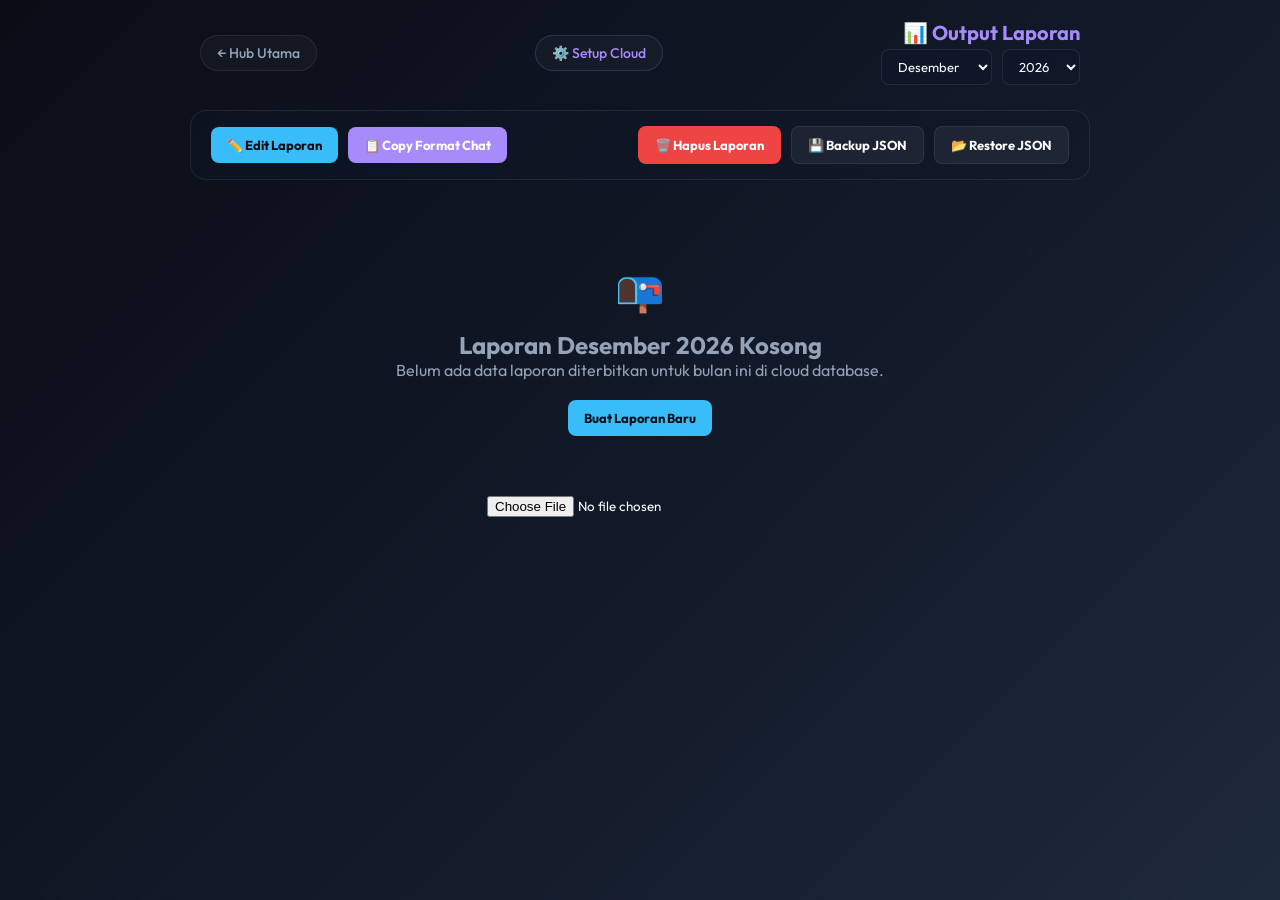
<file: OutputLaporan.html>
<!DOCTYPE html>
<html lang="id">
<head>
  <meta charset="UTF-8">
  <meta name="viewport" content="width=device-width, initial-scale=1.0">
  <title>Output Laporan Bulanan - Lanautica</title>
  <!-- Google Fonts -->
  <link rel="preconnect" href="https://fonts.googleapis.com">
  <link rel="preconnect" href="https://fonts.gstatic.com" crossorigin>
  <link href="https://fonts.googleapis.com/css2?family=Outfit:wght@300;400;600;700&family=JetBrains+Mono:wght@400;500&display=swap" rel="stylesheet">

  <style>
    :root {
      --bg-gradient: linear-gradient(135deg, #090d16, #111827, #1e293b);
      --card-bg: rgba(30, 41, 59, 0.65);
      --card-border: rgba(255, 255, 255, 0.08);
      --text-main: #f8fafc;
      --text-muted: #94a3b8;
      
      --accent-blue: #38bdf8;
      --accent-blue-hover: #0ea5e9;
      --accent-green: #10b981;
      --accent-green-hover: #059669;
      --accent-purple: #a78bfa;
      --accent-amber: #f59e0b;
      --accent-red: #ef4444;
    }

    * {
      margin: 0;
      padding: 0;
      box-sizing: border-box;
      font-family: 'Outfit', 'Segoe UI', sans-serif;
    }

    body {
      background: var(--bg-gradient);
      color: var(--text-main);
      min-height: 100vh;
      display: flex;
      flex-direction: column;
      align-items: center;
      padding: 20px 10px;
    }

    .header-nav {
      width: 100%;
      max-width: 900px;
      display: flex;
      justify-content: space-between;
      align-items: center;
      margin-bottom: 25px;
      padding: 0 10px;
    }

    .back-btn {
      display: inline-flex;
      align-items: center;
      gap: 8px;
      color: var(--text-muted);
      text-decoration: none;
      font-size: 14px;
      font-weight: 500;
      transition: color 0.2s ease;
      background: rgba(255, 255, 255, 0.03);
      padding: 8px 16px;
      border-radius: 20px;
      border: 1px solid var(--card-border);
    }

    .back-btn:hover {
      color: var(--accent-purple);
      border-color: rgba(167, 139, 250, 0.3);
      background: rgba(167, 139, 250, 0.05);
    }

    .page-title {
      font-size: 24px;
      font-weight: 700;
      color: var(--accent-purple);
      display: flex;
      align-items: center;
      gap: 10px;
    }

    .container {
      width: 100%;
      max-width: 900px;
      z-index: 10;
      display: flex;
      flex-direction: column;
      gap: 25px;
    }

    /* ACTION BAR */
    .action-bar {
      display: flex;
      flex-wrap: wrap;
      gap: 12px;
      justify-content: space-between;
      align-items: center;
      background: rgba(15, 23, 42, 0.4);
      padding: 15px 20px;
      border-radius: 16px;
      border: 1px solid var(--card-border);
    }

    .action-group {
      display: flex;
      flex-wrap: wrap;
      gap: 10px;
    }

    .btn {
      padding: 10px 16px;
      border: none;
      border-radius: 8px;
      cursor: pointer;
      font-weight: 700;
      font-size: 13px;
      transition: all 0.2s ease;
      display: inline-flex;
      align-items: center;
      gap: 6px;
    }

    .btn-edit { background: var(--accent-blue); color: #090d16; }
    .btn-edit:hover { background: var(--accent-blue-hover); }

    .btn-copy { background: var(--accent-purple); color: white; }
    .btn-copy:hover { background: #8b5cf6; }

    .btn-utility { background: rgba(255, 255, 255, 0.06); color: var(--text-main); border: 1px solid var(--card-border); }
    .btn-utility:hover { background: rgba(255, 255, 255, 0.12); }

    /* DASHBOARD LAYOUT */
    .dashboard-grid {
      display: grid;
      grid-template-columns: 1fr;
      gap: 25px;
    }

    .dashboard-card {
      background: var(--card-bg);
      backdrop-filter: blur(16px);
      -webkit-backdrop-filter: blur(16px);
      border: 1px solid var(--card-border);
      border-radius: 20px;
      padding: 25px;
      box-shadow: 0 15px 35px rgba(0, 0, 0, 0.35);
    }

    .card-title {
      font-size: 18px;
      font-weight: 700;
      margin-bottom: 20px;
      color: var(--accent-blue);
      border-bottom: 1px solid rgba(255, 255, 255, 0.05);
      padding-bottom: 8px;
      display: flex;
      align-items: center;
      gap: 8px;
    }

    .card-title.yellow { color: var(--accent-amber); }
    .card-title.purple { color: var(--accent-purple); }

    /* PLATFORM GRID ROW */
    .platform-row {
      display: grid;
      grid-template-columns: repeat(2, 1fr);
      gap: 20px;
      margin-bottom: 20px;
    }

    .platform-row:last-child {
      margin-bottom: 0;
    }

    @media (max-width: 700px) {
      .platform-row {
        grid-template-columns: 1fr;
      }
    }

    .platform-item {
      background: rgba(15, 23, 42, 0.45);
      border-radius: 14px;
      padding: 16px 20px;
      border: 1px solid rgba(255, 255, 255, 0.02);
      display: flex;
      align-items: flex-start;
      gap: 15px;
      transition: border-color 0.2s;
    }

    .platform-item:hover {
      border-color: rgba(255,255,255,0.06);
    }

    .logo-box {
      width: 44px;
      height: 44px;
      background: rgba(255, 255, 255, 0.05);
      border-radius: 10px;
      display: flex;
      align-items: center;
      justify-content: center;
      font-size: 20px;
      flex-shrink: 0;
    }

    .logo-img {
      width: 22px;
      height: 22px;
      object-fit: contain;
    }

    .divider-line {
      width: 1.5px;
      height: auto;
      align-self: stretch;
      background: rgba(255, 255, 255, 0.08);
    }

    .stats-info {
      flex-grow: 1;
      font-size: 13px;
      line-height: 1.6;
    }

    .platform-name {
      font-weight: 700;
      font-size: 14px;
      margin-bottom: 5px;
      color: var(--text-main);
      display: flex;
      justify-content: space-between;
    }

    /* GROWTH STYLING */
    .growth-tag {
      font-size: 11px;
      font-weight: 600;
      padding: 1px 6px;
      border-radius: 4px;
      margin-left: 6px;
      display: inline-flex;
      align-items: center;
    }

    .growth-up {
      background: rgba(16, 185, 129, 0.15);
      color: var(--accent-green);
    }

    .growth-down {
      background: rgba(239, 68, 68, 0.15);
      color: var(--accent-red);
    }

    .empty-state {
      text-align: center;
      padding: 60px 20px;
      color: var(--text-muted);
    }

    .empty-state span {
      font-size: 40px;
      display: block;
      margin-bottom: 15px;
    }

    .toast {
      position: fixed;
      bottom: 20px;
      right: 20px;
      background: #10b981;
      color: white;
      padding: 12px 24px;
      border-radius: 10px;
      font-weight: 600;
      box-shadow: 0 10px 25px rgba(0,0,0,0.3);
      opacity: 0;
      transform: translateY(10px);
      transition: all 0.3s ease;
      z-index: 100;
      pointer-events: none;
    }

    .toast.show {
      opacity: 1;
      transform: translateY(0);
    }

    select {
      background: rgba(15, 23, 42, 0.6);
      border: 1px solid var(--card-border);
      border-radius: 8px;
      padding: 8px 12px;
      color: var(--text-main);
      font-size: 13px;
      outline: none;
      transition: all 0.2s ease;
      cursor: pointer;
    }
    select:focus {
      border-color: var(--accent-purple);
      box-shadow: 0 0 0 2px rgba(167, 139, 250, 0.2);
    }
    .select-group {
      display: inline-flex;
      align-items: center;
      gap: 10px;
    }
  </style>
</head>
<body>

  <div class="header-nav">
    <a href="index.html" class="back-btn">
      ← Hub Utama
    </a>
    <button class="back-btn" onclick="openSettingsModal()" style="border-color: rgba(167, 139, 250, 0.2); color: var(--accent-purple);">
      ⚙️ Setup Cloud
    </button>
    <div class="page-title" style="display: flex; flex-direction: column; align-items: flex-end; gap: 4px;">
      <span style="font-size: 20px;">📊 Output Laporan</span>
      <div class="select-group">
        <select id="laporan_bulan" onchange="changeMonthYear()">
          <option value="0">Januari</option>
          <option value="1">Februari</option>
          <option value="2">Maret</option>
          <option value="3">April</option>
          <option value="4">Mei</option>
          <option value="5">Juni</option>
          <option value="6">Juli</option>
          <option value="7">Agustus</option>
          <option value="8">September</option>
          <option value="9">Oktober</option>
          <option value="10">November</option>
          <option value="11">Desember</option>
        </select>
        <select id="laporan_tahun" onchange="changeMonthYear()">
          <option value="2025">2025</option>
          <option value="2026">2026</option>
          <option value="2027">2027</option>
          <option value="2028">2028</option>
          <option value="2029">2029</option>
          <option value="2030">2030</option>
        </select>
      </div>
    </div>
  </div>

  <div class="container">
    
    <!-- ACTION BAR -->
    <div class="action-bar">
      <div class="action-group">
        <button class="btn btn-edit" onclick="window.location.href='InputLaporan.html'">
          ✏️ Edit Laporan
        </button>
        <button class="btn btn-copy" onclick="copyReportText()">
          📋 Copy Format Chat
        </button>
      </div>

      <div class="action-group">
        <button class="btn btn-utility" style="background: var(--accent-red); color: white; border-color: rgba(239, 68, 68, 0.4);" onclick="deleteReport()">
          🗑️ Hapus Laporan
        </button>
        <button class="btn btn-utility" onclick="exportJSON()">
          💾 Backup JSON
        </button>
        <button class="btn btn-utility" onclick="triggerImport()">
          📂 Restore JSON
        </button>
      </div>
    </div>

    <!-- MAIN DASHBOARD CONTENT -->
    <div class="container" id="dashboardContent">
      <!-- Generated dynamically in JS -->
    </div>

  </div>

  <input type="file" id="jsonUploadInput" accept=".json" onchange="importJSON(event)">

  <div class="toast" id="toastMessage">Laporan disalin ke clipboard!</div>

  <!-- SETTINGS MODAL -->
  <div id="settingsModal" style="display: none; position: fixed; top: 0; left: 0; width: 100%; height: 100%; background: rgba(0,0,0,0.8); z-index: 1000; justify-content: center; align-items: center;">
    <div class="section-card" style="width: 90%; max-width: 500px; position: relative;">
      <h2 style="color: var(--accent-purple); margin-bottom: 20px; text-align: left; display: flex; justify-content: space-between; align-items: center;">
        <span>⚙️ Setup Supabase Cloud</span>
        <span onclick="closeSettingsModal()" style="cursor: pointer; font-size: 20px;">&times;</span>
      </h2>
      <div class="control-group" style="margin-bottom: 15px; display: flex; flex-direction: column; gap: 6px;">
        <label for="cfg_url" style="font-size: 12px; font-weight: 600; color: var(--text-muted); text-transform: uppercase;">Supabase Project URL</label>
        <input id="cfg_url" type="text" placeholder="https://xyz.supabase.co" style="width: 100%; background: rgba(15, 23, 42, 0.6); border: 1px solid var(--card-border); border-radius: 12px; padding: 12px 14px; color: var(--text-main); font-size: 14px; outline: none;">
      </div>
      <div class="control-group" style="margin-bottom: 15px; display: flex; flex-direction: column; gap: 6px;">
        <label for="cfg_key" style="font-size: 12px; font-weight: 600; color: var(--text-muted); text-transform: uppercase;">Supabase Anon API Key</label>
        <input id="cfg_key" type="text" placeholder="eyJhbGciOi..." style="width: 100%; background: rgba(15, 23, 42, 0.6); border: 1px solid var(--card-border); border-radius: 12px; padding: 12px 14px; color: var(--text-main); font-size: 14px; outline: none;">
      </div>
      <div class="control-group" style="margin-bottom: 20px; display: flex; flex-direction: column; gap: 6px;">
        <label for="cfg_pin" style="font-size: 12px; font-weight: 600; color: var(--text-muted); text-transform: uppercase;">Admin PIN (untuk Modifikasi)</label>
        <input id="cfg_pin" type="text" placeholder="1234" style="width: 100%; background: rgba(15, 23, 42, 0.6); border: 1px solid var(--card-border); border-radius: 12px; padding: 12px 14px; color: var(--text-main); font-size: 14px; outline: none;">
      </div>
      <button class="btn btn-copy" onclick="saveSettings()" style="width: 100%; justify-content: center; padding: 14px; border-radius: 12px;">Simpan Konfigurasi</button>
    </div>
  </div>

  <script>
    // HARDCODED CONFIG (Opsional - Bisa diisi di sini agar tidak perlu setup manual di browser)
    const SUPABASE_HARDCODED = {
      url: "https://jacwvnynsxbqeiiekzeu.supabase.co",
      key: "sb_publishable_e9BtfYPFdJ6RGRnsNToQJg_VGyNtYVZ",
      admin_pin: ""
    };

    // Get active configuration
    function getSupabaseConfig() {
      return {
        url: SUPABASE_HARDCODED.url || localStorage.getItem("supabase_url") || "",
        key: SUPABASE_HARDCODED.key || localStorage.getItem("supabase_key") || "",
        admin_pin: SUPABASE_HARDCODED.admin_pin || localStorage.getItem("laporan_admin_pin") || "1234"
      };
    }

    // Settings Modal
    function openSettingsModal() {
      const config = getSupabaseConfig();
      document.getElementById("cfg_url").value = config.url;
      document.getElementById("cfg_key").value = config.key;
      document.getElementById("cfg_pin").value = config.admin_pin;
      document.getElementById("settingsModal").style.display = "flex";
    }

    function closeSettingsModal() {
      document.getElementById("settingsModal").style.display = "none";
    }

    function saveSettings() {
      const url = document.getElementById("cfg_url").value.trim();
      const key = document.getElementById("cfg_key").value.trim();
      const pin = document.getElementById("cfg_pin").value.trim();

      if (url && !url.startsWith("http")) {
        alert("URL harus diawali dengan http:// atau https://");
        return;
      }

      localStorage.setItem("supabase_url", url);
      localStorage.setItem("supabase_key", key);
      localStorage.setItem("laporan_admin_pin", pin);
      
      closeSettingsModal();
      alert("Konfigurasi disimpan! Memuat ulang data...");
      window.location.reload();
    }

    const monthNames = [
      "Januari", "Februari", "Maret", "April", "Mei", "Juni",
      "Juli", "Agustus", "September", "Oktober", "November", "Desember"
    ];

    // Numbers Formatter
    function format(n) {
      if (n === undefined || n === null || n === "") return "-";
      n = Number(n);
      if (isNaN(n)) return "-";
      if (n >= 1000000) return (n/1000000).toFixed(1) + "M";
      if (n >= 1000) return (n/1000).toFixed(1) + "K";
      return n;
    }

    // Growth calculator tag generator
    function growth(cur, prevVal) {
      if (prevVal === undefined || prevVal === null || prevVal === "") return "";
      
      const currentNum = Number(cur);
      const prevNum = Number(prevVal);
      if (isNaN(currentNum) || isNaN(prevNum)) return "";

      const diff = currentNum - prevNum;
      if (diff > 0) {
        return `<span class="growth-tag growth-up">↑ +${format(diff)}</span>`;
      } else if (diff < 0) {
        return `<span class="growth-tag growth-down">↓ ${format(diff)}</span>`;
      }
      return "";
    }

    // Global variables for active selection
    let currentMonth = null;
    let currentYear = null;
    let data = {};
    let prev = null;

    // Render Dashboard
    window.addEventListener("DOMContentLoaded", () => {
      // Default to current date if not set in localStorage
      const now = new Date();
      let defaultMonth = now.getMonth();
      let defaultYear = now.getFullYear();

      // Check if there is an active navigation state
      const savedMonth = localStorage.getItem("selected_laporan_month");
      const savedYear = localStorage.getItem("selected_laporan_year");

      if (savedMonth !== null && savedYear !== null) {
        defaultMonth = parseInt(savedMonth);
        defaultYear = parseInt(savedYear);
      }

      document.getElementById("laporan_bulan").value = defaultMonth;
      document.getElementById("laporan_tahun").value = defaultYear;

      currentMonth = defaultMonth;
      currentYear = defaultYear;

      const config = getSupabaseConfig();
      if (!config.url || !config.key) {
        setTimeout(() => {
          alert("Silakan atur koneksi database Supabase terlebih dahulu.");
          openSettingsModal();
        }, 300);
      } else {
        loadAndRender();
      }
    });

    function changeMonthYear() {
      currentMonth = parseInt(document.getElementById("laporan_bulan").value);
      currentYear = parseInt(document.getElementById("laporan_tahun").value);

      localStorage.setItem("selected_laporan_month", currentMonth);
      localStorage.setItem("selected_laporan_year", currentYear);

      loadAndRender();
    }

    // Fetch single record
    async function fetchRecord(year, month) {
      const config = getSupabaseConfig();
      if (!config.url || !config.key) return null;

      try {
        const res = await fetch(`${config.url}/rest/v1/laporan?select=data&tahun=eq.${year}&bulan=eq.${month}&is_draft=eq.false`, {
          headers: {
            "apikey": config.key,
            "Authorization": `Bearer ${config.key}`
          }
        });
        if (!res.ok) return null;
        const json = await res.json();
        return json.length > 0 ? json[0].data : null;
      } catch (e) {
        console.error("Supabase fetch single error:", e);
        return null;
      }
    }

    async function loadAndRender() {
      const container = document.getElementById("dashboardContent");
      container.innerHTML = `<div style="text-align: center; color: var(--text-muted); padding: 50px;">Memuat data dari database cloud...</div>`;

      data = await fetchRecord(currentYear, currentMonth) || {};

      // Determine previous month automatically
      let prevMonth = currentMonth === 0 ? 11 : currentMonth - 1;
      let prevYear = currentMonth === 0 ? currentYear - 1 : currentYear;
      prev = await fetchRecord(prevYear, prevMonth);

      renderDashboard();
    }

    function renderDashboard() {
      const container = document.getElementById("dashboardContent");

      // Check if data is empty (no fields have values)
      let hasData = false;
      for (let sec in data) {
        for (let field in data[sec]) {
          if (data[sec][field] !== undefined && data[sec][field] !== null && data[sec][field] !== "") {
            hasData = true;
            break;
          }
        }
      }

      if (!hasData) {
        container.innerHTML = `
          <div class="card empty-state">
            <span>📭</span>
            <h2>Laporan ${monthNames[currentMonth]} ${currentYear} Kosong</h2>
            <p style="color: var(--text-muted); margin-bottom: 20px;">Belum ada data laporan diterbitkan untuk bulan ini di cloud database.</p>
            <button class="btn btn-edit" style="display:inline-flex;" onclick="window.location.href='InputLaporan.html'">
              Buat Laporan Baru
            </button>
          </div>
        `;
        return;
      }

      let html = "";

      // 1. LIVE STREAM CARD (Showroom, IDN Live)
      html += `
        <div class="dashboard-card">
          <div class="card-title">
            <span>🎥 Live Stream Counts</span>
          </div>
          
          <div class="platform-row">
            <!-- SHOWROOM -->
            <div class="platform-item">
              <div class="logo-box">✨</div>
              <div class="divider-line"></div>
              <div class="stats-info">
                <div class="platform-name">Showroom</div>
                <strong>FOLLOWING:</strong> ${data.showroom?.following || "-"}<br>
                <strong>FOLLOWERS:</strong> ${format(data.showroom?.followers)} ${growth(data.showroom?.followers, prev?.showroom?.followers)}<br>
                <strong>STREAMS:</strong> ${data.showroom?.streams || "-"} ${growth(data.showroom?.streams, prev?.showroom?.streams)}<br>
                <strong>VIEWS:</strong> ${format(data.showroom?.views)} ${growth(data.showroom?.views, prev?.showroom?.views)}<br>
                <strong>COMMENTS:</strong> ${format(data.showroom?.comments)} ${growth(data.showroom?.comments, prev?.showroom?.comments)}
              </div>
            </div>

            <!-- IDN LIVE -->
            <div class="platform-item">
              <div class="logo-box">🔴</div>
              <div class="divider-line"></div>
              <div class="stats-info">
                <div class="platform-name">IDN Live</div>
                <strong>FOLLOWING:</strong> ${data.idn?.following || "-"}<br>
                <strong>FOLLOWERS:</strong> ${format(data.idn?.followers)} ${growth(data.idn?.followers, prev?.idn?.followers)}<br>
                <strong>STREAMS:</strong> ${data.idn?.streams || "-"} ${growth(data.idn?.streams, prev?.idn?.streams)}<br>
                <strong>VIEWS:</strong> ${format(data.idn?.views)} ${growth(data.idn?.views, prev?.idn?.views)}<br>
                <strong>COMMENTS:</strong> ${format(data.idn?.comments)} ${growth(data.idn?.comments, prev?.idn?.comments)}
              </div>
            </div>
          </div>
        </div>
      `;

      // 2. SOCIAL MEDIA CARD
      html += `
        <div class="dashboard-card">
          <div class="card-title yellow">
            <span>📱 Social Media Counts</span>
          </div>

          <div class="platform-row">
            <!-- X -->
            <div class="platform-item">
              <div class="logo-box">
                <img src="https://cdn.jsdelivr.net/gh/simple-icons/simple-icons/icons/x.svg" class="logo-img" style="filter: invert(1)">
              </div>
              <div class="divider-line"></div>
              <div class="stats-info">
                <div class="platform-name">X (Twitter)</div>
                <strong>FOLLOWING:</strong> ${data.x?.following || "-"}<br>
                <strong>FOLLOWERS:</strong> ${format(data.x?.followers)} ${growth(data.x?.followers, prev?.x?.followers)}<br>
                <strong>POSTS:</strong> ${data.x?.posts || "-"} ${growth(data.x?.posts, prev?.x?.posts)}
              </div>
            </div>

            <!-- THREADS -->
            <div class="platform-item">
              <div class="logo-box">
                <img src="https://cdn.jsdelivr.net/gh/simple-icons/simple-icons/icons/threads.svg" class="logo-img" style="filter: invert(1)">
              </div>
              <div class="divider-line"></div>
              <div class="stats-info">
                <div class="platform-name">Threads</div>
                <strong>FOLLOWING:</strong> ${data.threads?.following || "-"}<br>
                <strong>FOLLOWERS:</strong> ${format(data.threads?.followers)} ${growth(data.threads?.followers, prev?.threads?.followers)}<br>
                <strong>POSTS:</strong> ${data.threads?.posts || "-"} ${growth(data.threads?.posts, prev?.threads?.posts)}
              </div>
            </div>
          </div>

          <div class="platform-row">
            <!-- INSTAGRAM -->
            <div class="platform-item">
              <div class="logo-box">
                <img src="https://cdn.jsdelivr.net/gh/simple-icons/simple-icons/icons/instagram.svg" class="logo-img" style="filter: invert(1)">
              </div>
              <div class="divider-line"></div>
              <div class="stats-info">
                <div class="platform-name">Instagram</div>
                <strong>FOLLOWING:</strong> ${data.instagram?.following || "-"}<br>
                <strong>FOLLOWERS:</strong> ${format(data.instagram?.followers)} ${growth(data.instagram?.followers, prev?.instagram?.followers)}<br>
                <strong>POSTS:</strong> ${data.instagram?.posts || "-"} ${growth(data.instagram?.posts, prev?.instagram?.posts)}<br>
                <strong>STORIES:</strong> ${data.instagram?.stories || "-"} ${growth(data.instagram?.stories, prev?.instagram?.stories)}
              </div>
            </div>

            <!-- TIKTOK -->
            <div class="platform-item">
              <div class="logo-box">
                <img src="https://cdn.jsdelivr.net/gh/simple-icons/simple-icons/icons/tiktok.svg" class="logo-img" style="filter: invert(1)">
              </div>
              <div class="divider-line"></div>
              <div class="stats-info">
                <div class="platform-name">TikTok</div>
                <strong>FOLLOWING:</strong> ${data.tiktok?.following || "-"}<br>
                <strong>FOLLOWERS:</strong> ${format(data.tiktok?.followers)} ${growth(data.tiktok?.followers, prev?.tiktok?.followers)}<br>
                <strong>POSTS:</strong> ${data.tiktok?.posts || "-"} ${growth(data.tiktok?.posts, prev?.tiktok?.posts)}<br>
                <strong>STORIES:</strong> ${data.tiktok?.stories || "-"} ${growth(data.tiktok?.stories, prev?.tiktok?.stories)}
              </div>
            </div>
          </div>
        </div>
      `;

      // 3. PRIVATE MESSAGE CARD
      html += `
        <div class="dashboard-card">
          <div class="card-title purple">
            <span>💬 PM (Fanbase)</span>
          </div>

          <div class="platform-row" style="grid-template-columns: 1fr;">
            <div class="platform-item">
              <div class="logo-box">💌</div>
              <div class="divider-line"></div>
              <div class="stats-info" style="display: grid; grid-template-columns: repeat(3, 1fr); gap: 15px;">
                <div>
                  <strong>TEXTS:</strong><br>
                  ${data.pm?.texts || "-"} ${growth(data.pm?.texts, prev?.pm?.texts)}
                </div>
                <div>
                  <strong>AUDIOS:</strong><br>
                  ${data.pm?.audios || "-"} ${growth(data.pm?.audios, prev?.pm?.audios)}
                </div>
                <div>
                  <strong>IMAGES:</strong><br>
                  ${data.pm?.images || "-"} ${growth(data.pm?.images, prev?.pm?.images)}
                </div>
              </div>
            </div>
          </div>
        </div>
      `;

      container.innerHTML = html;
    }

    // Delete Current Month's Report on Supabase
    async function deleteReport() {
      const config = getSupabaseConfig();
      if (!config.url || !config.key) return;

      const pin = prompt("Masukkan PIN Admin untuk menghapus laporan ini:");
      if (pin === null) return;
      if (pin !== config.admin_pin) {
        alert("PIN salah! Akses ditolak.");
        return;
      }

      if (confirm(`Apakah Anda yakin ingin menghapus laporan ${monthNames[currentMonth]} ${currentYear} dari database cloud?`)) {
        try {
          const res = await fetch(`${config.url}/rest/v1/laporan?tahun=eq.${currentYear}&bulan=eq.${currentMonth}`, {
            method: "DELETE",
            headers: {
              "apikey": config.key,
              "Authorization": `Bearer ${config.key}`
            }
          });

          if (res.ok) {
            showToast("Laporan terhapus dari cloud!");
            loadAndRender();
          } else {
            alert("Gagal menghapus: " + await res.text());
          }
        } catch (e) {
          alert("Kesalahan koneksi: " + e.message);
        }
      }
    }

    // Copy formatted report to clipboard
    async function copyReportText() {
      // Check if data is empty
      let hasData = false;
      for (let sec in data) {
        for (let field in data[sec]) {
          if (data[sec][field]) hasData = true;
        }
      }
      if (!hasData) return;

      const calcGrowthText = (cur, prevVal) => {
        if (!prevVal) return "";
        const c = Number(cur);
        const p = Number(prevVal);
        if (isNaN(c) || isNaN(p)) return "";
        const diff = c - p;
        if (diff > 0) return ` (+${format(diff)})`;
        if (diff < 0) return ` (${format(diff)})`;
        return "";
      };

      const monthNameUpper = monthNames[currentMonth].toUpperCase();
      let t = `📊 *LAPORAN BULANAN LANAUTICA - ${monthNameUpper} ${currentYear}*\n\n`;

      t += `🎥 *LIVE STREAM COUNTS*\n`;
      t += `• Showroom:\n`;
      t += `  - Followers: ${format(data.showroom?.followers)}${calcGrowthText(data.showroom?.followers, prev?.showroom?.followers)}\n`;
      t += `  - Streams: ${data.showroom?.streams || "-"}${calcGrowthText(data.showroom?.streams, prev?.showroom?.streams)}\n`;
      t += `  - Views: ${format(data.showroom?.views)}${calcGrowthText(data.showroom?.views, prev?.showroom?.views)}\n`;
      t += `  - Comments: ${format(data.showroom?.comments)}${calcGrowthText(data.showroom?.comments, prev?.showroom?.comments)}\n`;
      t += `• IDN Live:\n`;
      t += `  - Followers: ${format(data.idn?.followers)}${calcGrowthText(data.idn?.followers, prev?.idn?.followers)}\n`;
      t += `  - Streams: ${data.idn?.streams || "-"}${calcGrowthText(data.idn?.streams, prev?.idn?.streams)}\n`;
      t += `  - Views: ${format(data.idn?.views)}${calcGrowthText(data.idn?.views, prev?.idn?.views)}\n`;
      t += `  - Comments: ${format(data.idn?.comments)}${calcGrowthText(data.idn?.comments, prev?.idn?.comments)}\n\n`;

      t += `📱 *SOCIAL MEDIA COUNTS*\n`;
      t += `• X (Twitter): Followers ${format(data.x?.followers)}${calcGrowthText(data.x?.followers, prev?.x?.followers)} | Posts ${data.x?.posts || "-"}\n`;
      t += `• Threads: Followers ${format(data.threads?.followers)}${calcGrowthText(data.threads?.followers, prev?.threads?.followers)} | Posts ${data.threads?.posts || "-"}\n`;
      t += `• Instagram: Followers ${format(data.instagram?.followers)}${calcGrowthText(data.instagram?.followers, prev?.instagram?.followers)} | Posts ${data.instagram?.posts || "-"} | Stories ${data.instagram?.stories || "-"}\n`;
      t += `• TikTok: Followers ${format(data.tiktok?.followers)}${calcGrowthText(data.tiktok?.followers, prev?.tiktok?.followers)} | Posts ${data.tiktok?.posts || "-"} | Stories ${data.tiktok?.stories || "-"}\n\n`;

      t += `💬 *PM (FANBASE)*\n`;
      t += `• Texts: ${data.pm?.texts || "-"}${calcGrowthText(data.pm?.texts, prev?.pm?.texts)}\n`;
      t += `• Audios: ${data.pm?.audios || "-"}${calcGrowthText(data.pm?.audios, prev?.pm?.audios)}\n`;
      t += `• Images: ${data.pm?.images || "-"}${calcGrowthText(data.pm?.images, prev?.pm?.images)}\n`;

      try {
        await navigator.clipboard.writeText(t);
        showToast("Format salin chat disalin!");
      } catch (err) {
        alert("Gagal menyalin. Silakan copy secara manual.");
      }
    }

    // Export ALL saved reports from Supabase to a single JSON backup file
    async function exportJSON() {
      const config = getSupabaseConfig();
      if (!config.url || !config.key) return;

      try {
        // Fetch all rows
        const res = await fetch(`${config.url}/rest/v1/laporan?select=*`, {
          headers: {
            "apikey": config.key,
            "Authorization": `Bearer ${config.key}`
          }
        });
        
        if (!res.ok) {
          alert("Gagal mengunduh data dari Supabase.");
          return;
        }

        const allData = await res.json();
        
        const dataStr = "data:text/json;charset=utf-8," + encodeURIComponent(JSON.stringify(allData));
        const downloadAnchor = document.createElement('a');
        downloadAnchor.setAttribute("href", dataStr);
        downloadAnchor.setAttribute("download", `backup_cloud_lanautica_${new Date().toISOString().slice(0, 10)}.json`);
        document.body.appendChild(downloadAnchor);
        downloadAnchor.click();
        downloadAnchor.remove();
      } catch (e) {
        alert("Koneksi gagal: " + e.message);
      }
    }

    // Trigger Import file select
    function triggerImport() {
      document.getElementById("jsonUploadInput").click();
    }

    // Import JSON file and restore to Supabase
    async function importJSON(event) {
      const file = event.target.files[0];
      if (!file) return;

      const config = getSupabaseConfig();
      if (!config.url || !config.key) {
        alert("Atur Supabase terlebih dahulu!");
        return;
      }

      const pin = prompt("Masukkan PIN Admin untuk memulihkan database cloud:");
      if (pin === null) return;
      if (pin !== config.admin_pin) {
        alert("PIN salah! Aksi ditolak.");
        return;
      }

      const reader = new FileReader();
      reader.onload = async function(e) {
        try {
          const imported = JSON.parse(e.target.result);
          if (!Array.isArray(imported)) {
            alert("File backup tidak valid! (Harus berupa JSON array hasil ekspor cloud)");
            return;
          }

          if (confirm(`Apakah Anda yakin ingin memulihkan ${imported.length} data laporan ke database cloud?`)) {
            let restoredCount = 0;

            for (let row of imported) {
              if (row.tahun !== undefined && row.bulan !== undefined && row.data) {
                const res = await fetch(`${config.url}/rest/v1/laporan?on_conflict=tahun,bulan,is_draft`, {
                  method: "POST",
                  headers: {
                    "apikey": config.key,
                    "Authorization": `Bearer ${config.key}`,
                    "Content-Type": "application/json",
                    "Prefer": "resolution=merge-duplicates"
                  },
                  body: JSON.stringify({
                    tahun: row.tahun,
                    bulan: row.bulan,
                    data: row.data,
                    is_draft: row.is_draft || false,
                    updated_at: row.updated_at || new Date().toISOString()
                  })
                });
                
                if (res.ok) restoredCount++;
              }
            }

            showToast(`${restoredCount} laporan berhasil dipulihkan ke Cloud!`);
            setTimeout(() => window.location.reload(), 1500);
          }
        } catch (err) {
          alert("Gagal membaca file JSON: " + err.message);
        }
      };
      reader.readAsText(file);
    }

    function showToast(msg) {
      const toast = document.getElementById("toastMessage");
      toast.textContent = msg;
      toast.classList.add("show");
      setTimeout(() => {
        toast.classList.remove("show");
      }, 2000);
    }
  </script>
</body>
</html>
</file>
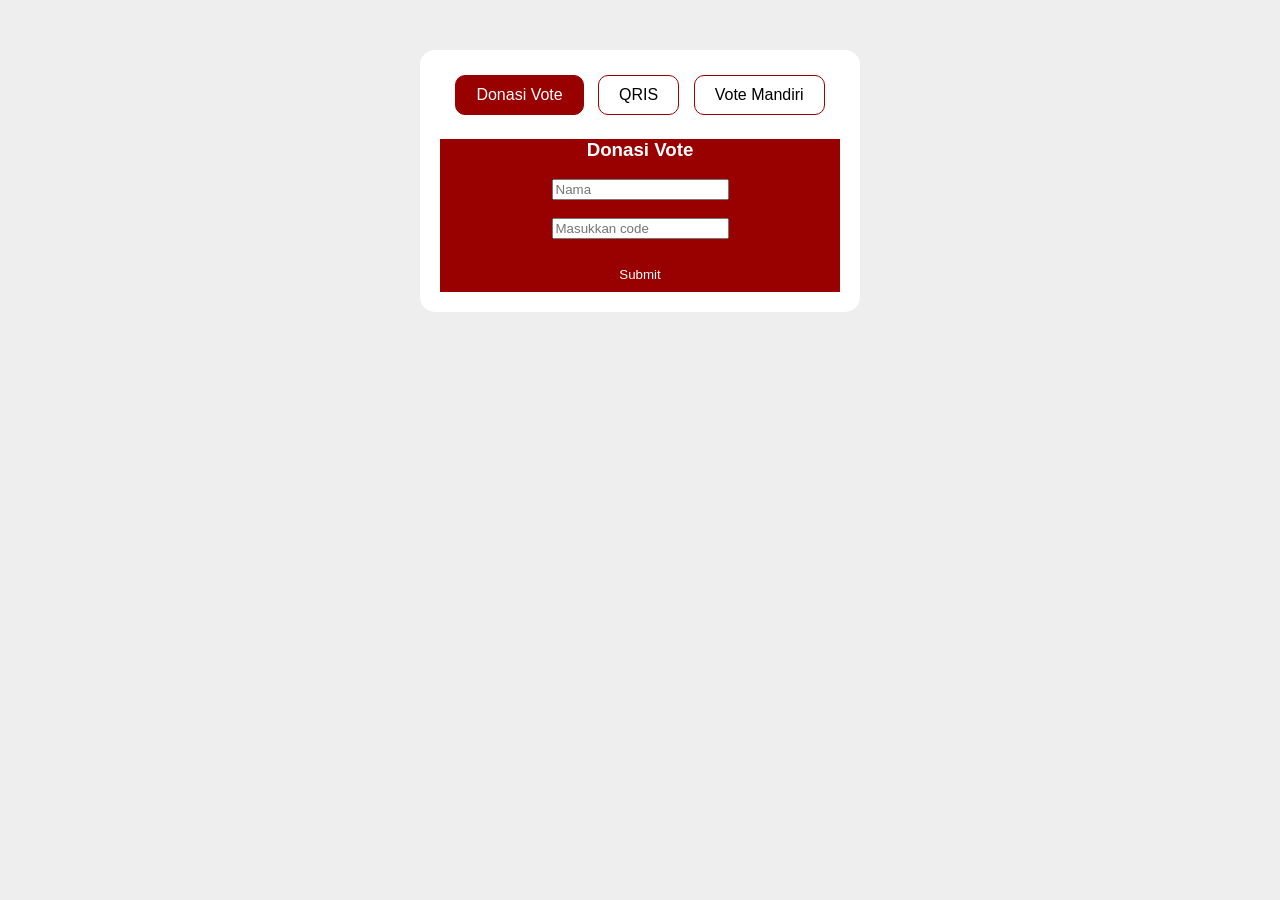
<file: testingvotecode.html>
<!DOCTYPE html>
<html lang="id">
<head>
<meta charset="UTF-8">
<title>Vote System</title>
<style>
body {font-family: Arial; background:#eee; text-align:center;}
.container {background:white; width:400px; margin:50px auto; padding:20px; border-radius:15px;}
.tab {padding:10px 20px; border:1px solid #900; cursor:pointer; display:inline-block; margin:5px; border-radius:10px;}
.active {background:#900; color:white;}
.section {display:none;}
.section.active {display:block;}
button {background:#900; color:white; padding:10px; border:none; border-radius:10px; width:100%;}
</style>
</head>

<body>

<div class="container">
  <div>
    <span class="tab active" onclick="showTab(0)">Donasi Vote</span>
    <span class="tab" onclick="showTab(1)">QRIS</span>
    <span class="tab" onclick="showTab(2)">Vote Mandiri</span>
  </div>

  <div class="section active">
    <h3>Donasi Vote</h3>
    <input placeholder="Nama"><br><br>
    <input placeholder="Masukkan code"><br><br>
    <button>Submit</button>
  </div>

  <div class="section">
    <h3>QRIS</h3>
    <p>Scan QR di sini</p>
  </div>

  <div class="section">
    <h3>Vote Mandiri</h3>
    <input placeholder="Jumlah vote"><br><br>
    <input type="file"><br><br>
    <button>Submit</button>
  </div>
</div>

<script>
function showTab(index){
  let tabs = document.querySelectorAll('.tab');
  let sections = document.querySelectorAll('.section');

  tabs.forEach(t=>t.classList.remove('active'));
  sections.forEach(s=>s.classList.remove('active'));

  tabs[index].classList.add('active');
  sections[index].classList.add('active');
}
</script>

</body>
</html>
</file>
